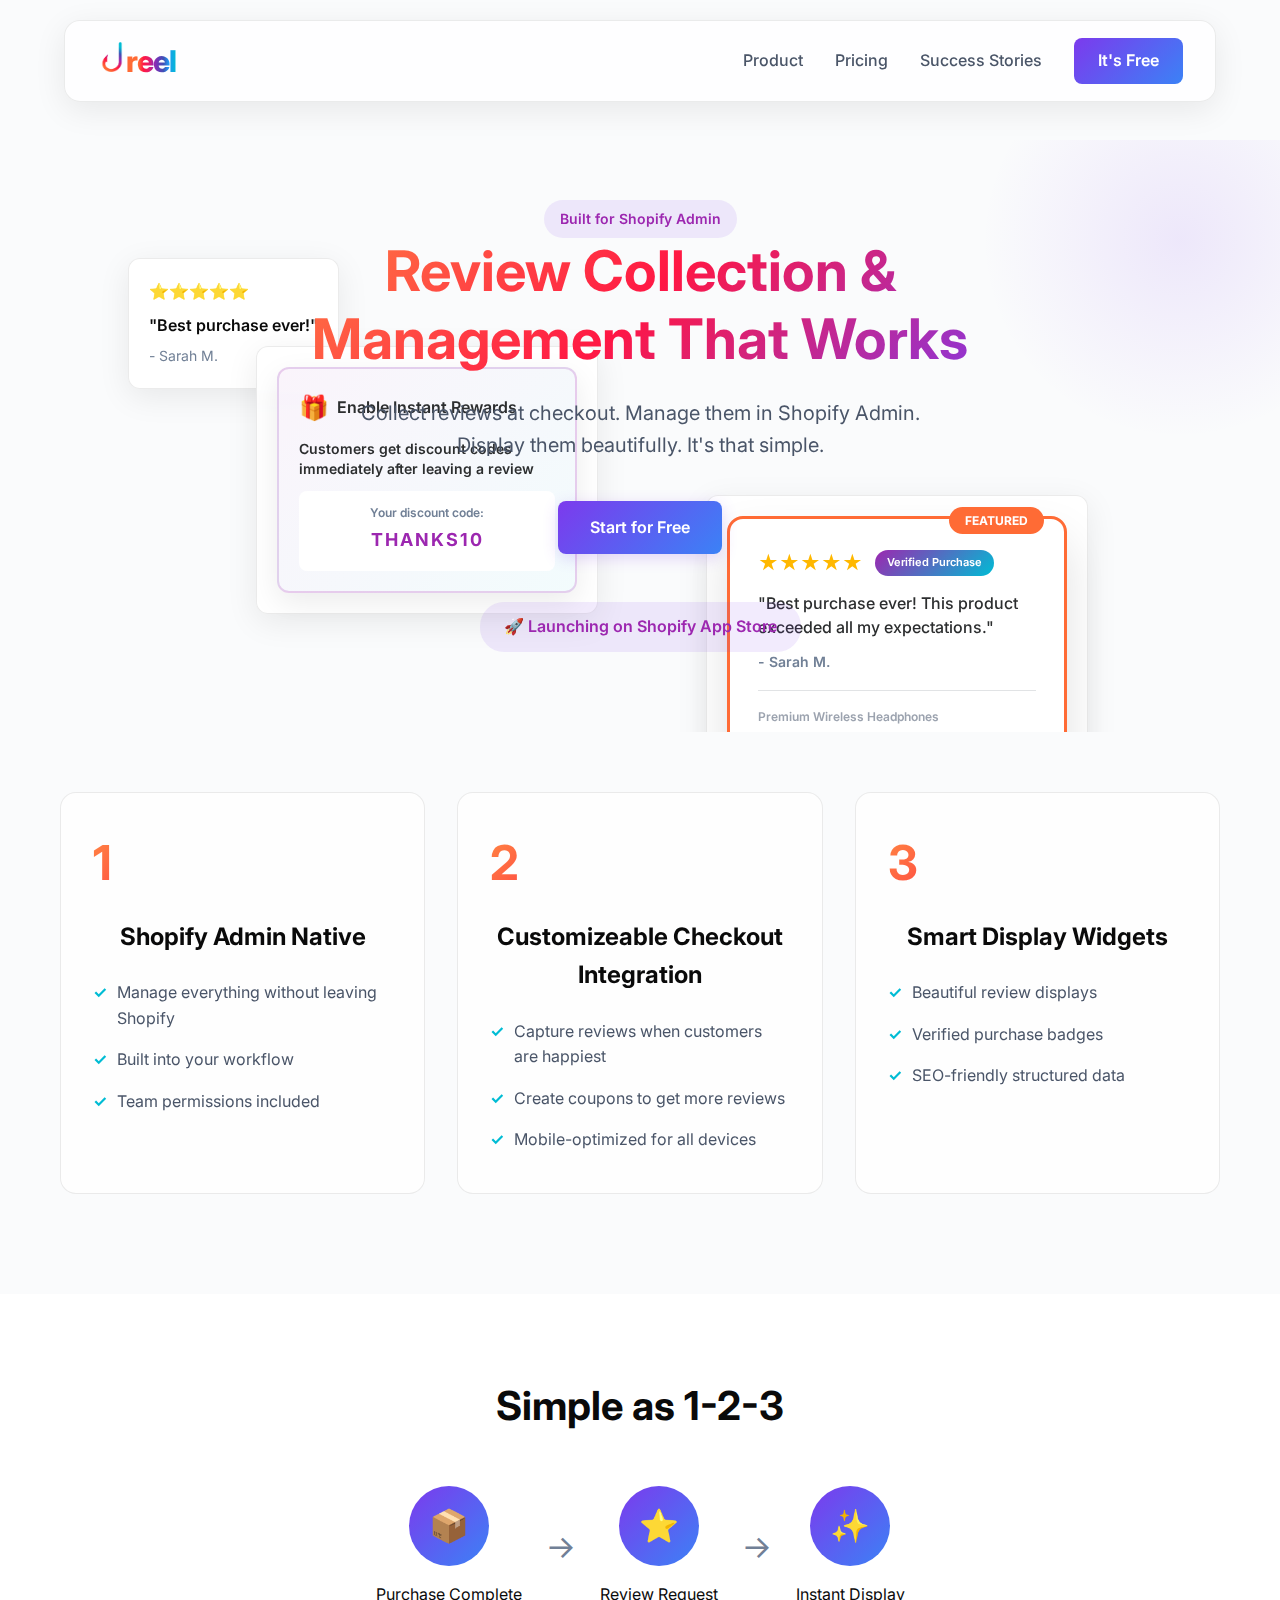
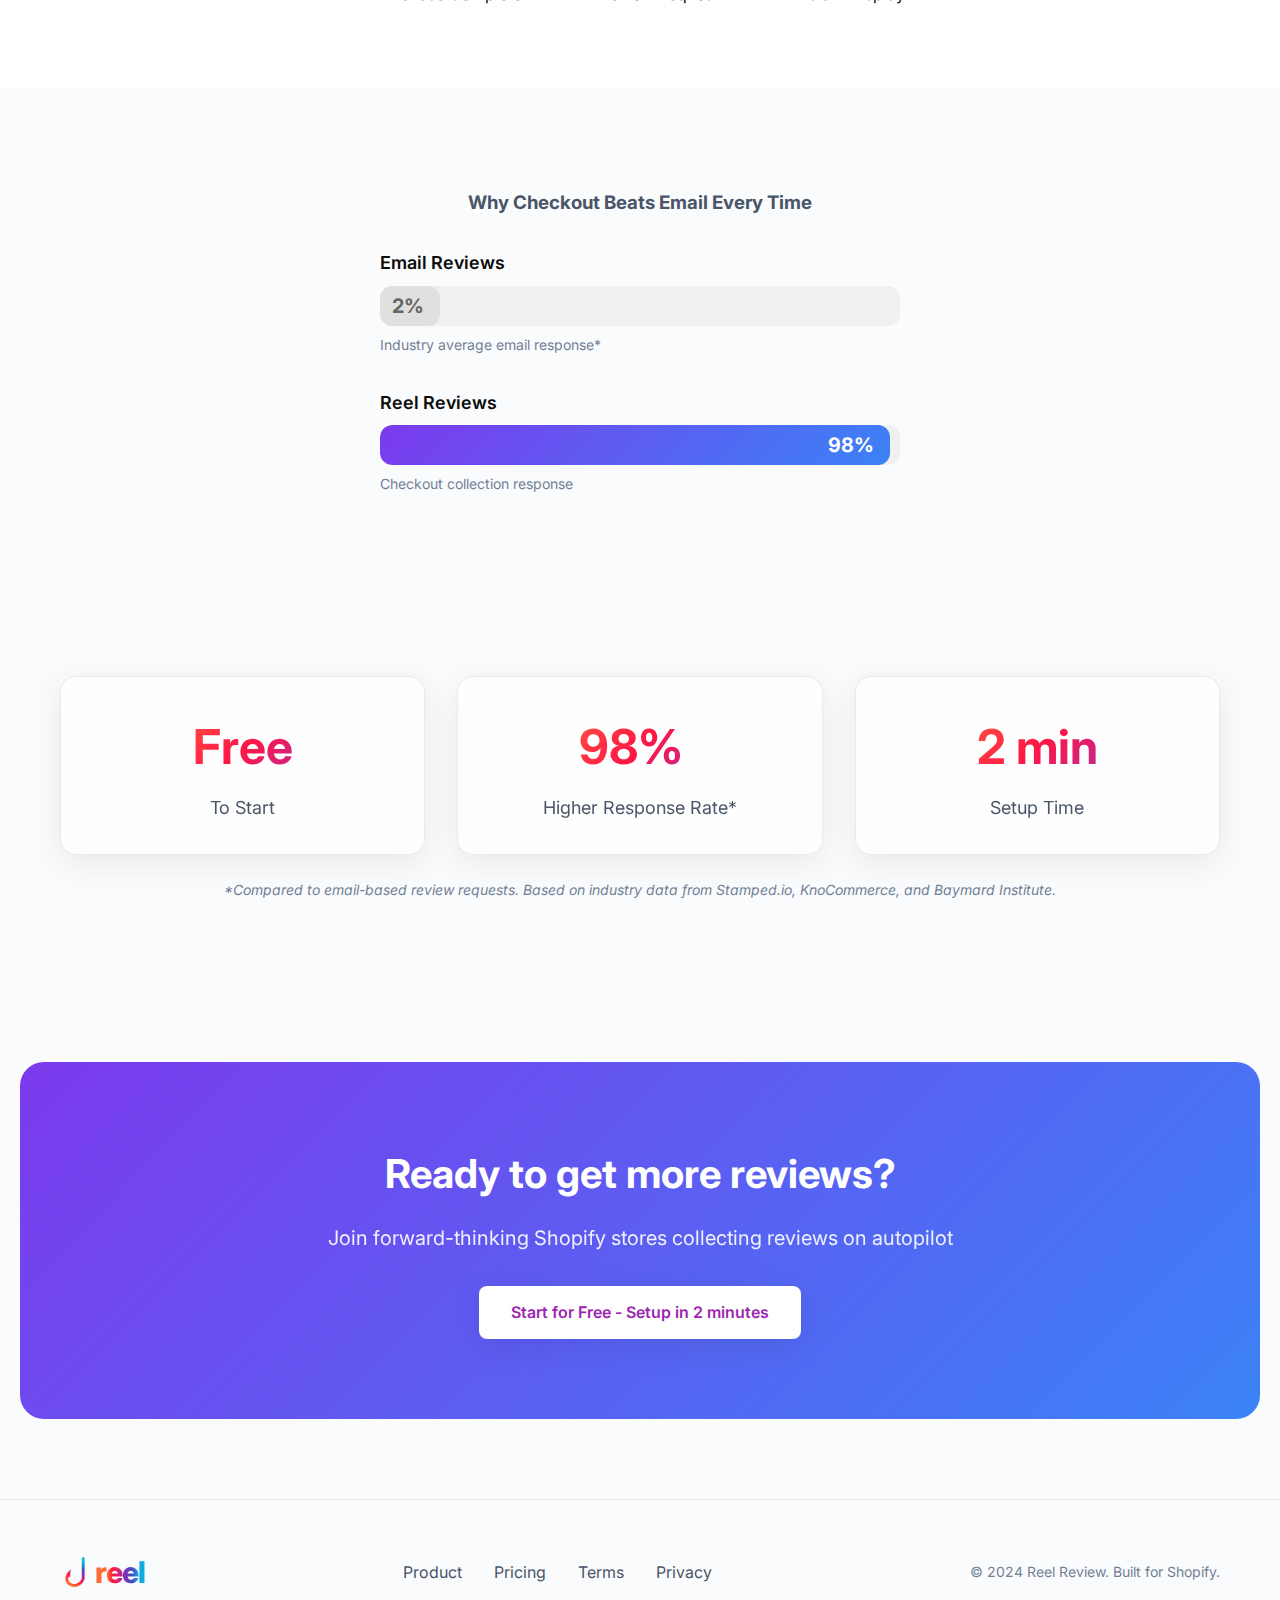
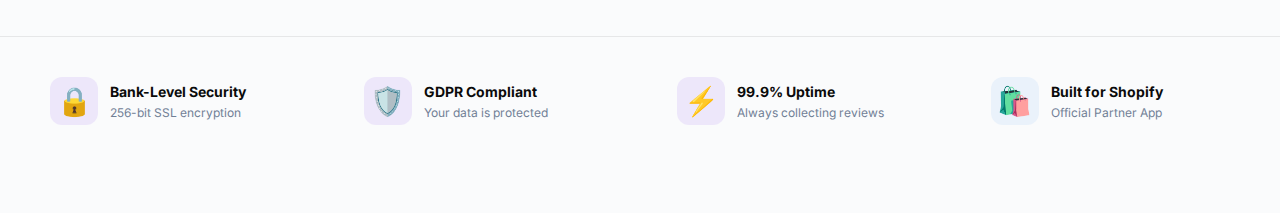
<file: index.html>
<!DOCTYPE html>
<html lang="en">
<head>
    <meta charset="UTF-8">
    <meta name="viewport" content="width=device-width, initial-scale=1.0">
    <title>Reel Review - Review Management for Shopify</title>
    <meta name="description" content="Built for Shopify Admin. Collect reviews at checkout, manage them in Shopify Admin, display them beautifully. Start free trial today.">
    
    <!-- CSS -->
    <link rel="stylesheet" href="css/styles.css">
    
    <!-- Fonts -->
    <link rel="preconnect" href="https://fonts.googleapis.com">
    <link rel="preconnect" href="https://fonts.gstatic.com" crossorigin>
    <link href="https://fonts.googleapis.com/css2?family=Inter:wght@400;500;600;700&display=swap" rel="stylesheet">
</head>
<body>
    <!-- Navigation -->
    <nav class="navbar">
        <div class="nav-container">
            <div class="nav-logo">
                <div style="display: flex; align-items: center; justify-content: center; gap: 10px; ">
                    <a href="/" class="logo-text-head">
                        <img src="assets/hooklogo.png" style="width: 30px; height: 30px; margin-right: -5px;" alt="Reel Review Logo">
                        <span style="font-size: 30px; font-weight: 800; letter-spacing: -1px; margin: 0; background: linear-gradient(90deg, #FF6B35 0%, #FF6B35 25%, #FF1744 35%, #E91E63 45%, #9C27B0 55%, #673AB7 65%, #3F51B5 75%, #2196F3 85%, #00BCD4 100%); -webkit-background-clip: text; -webkit-text-fill-color: transparent; background-clip: text; display: inline-block;">reel</span>
                    </a>
                </div>
                <!-- <a href="/" class="logo-text">
                    <span>reel</span>
                </a> -->
            </div>
            <div class="nav-menu">
                <a href="product" class="nav-link">Product</a>
                <a href="pricing" class="nav-link">Pricing</a>
                <a href="customers" class="nav-link">Success Stories</a>
                <a href="#" class="nav-cta">It's Free</a>
            </div>
            <div class="nav-mobile-toggle">
                <span></span>
                <span></span>
                <span></span>
            </div>
        </div>
    </nav>

    <!-- Hero Section -->
    <section class="hero">
        <div class="hero-bg-gradient"></div>
        <div class="container">
            <div class="hero-content">
                <p class="hero-badge">Built for Shopify Admin</p>
                <h1 class="hero-title gradient-text">
                    Review Collection &  <br>
                    Management That Works
                </h1>
                <p class="hero-subtitle">
                    Collect reviews at checkout. Manage them in Shopify Admin.<br>
                    Display them beautifully. It's that simple.
                </p>
                <div class="hero-buttons">
                    <a href="#" class="btn btn-primary">Start for Free</a>
                    <!-- <a href="#" class="btn btn-secondary">Watch 2-min Demo</a> -->
                </div>
                <div class="hero-social-proof">
                    <p class="launch-message">🚀 Launching on Shopify App Store</p>
                </div>
            </div>
            
            <!-- Floating Review Cards -->
            <div class="floating-cards">
                <div class="review-card card-1">
                    <div class="review-stars">⭐⭐⭐⭐⭐</div>
                    <p>"Best purchase ever!"</p>
                    <span>- Sarah M.</span>
                </div>
                <div class="review-card card-2">
                    <!-- Featured Review Card -->
                    <div style="width: 340px; background: white; border-radius: 16px; padding: 28px; box-shadow: 0 24px 48px rgba(0,0,0,0.12); border: 3px solid #FF6B35; position: relative;">
                            <span style="position: absolute; top: -12px; right: 20px; background: #FF6B35; color: white; padding: 4px 16px; border-radius: 20px; font-size: 12px; font-weight: 700;">FEATURED</span>
                            <div style="display: flex; align-items: center; gap: 12px; margin-bottom: 12px;">
                                <div style="color: #FFB800; font-size: 20px;">★★★★★</div>
                                <span style="background: linear-gradient(135deg, #9C27B0 0%, #00BCD4 100%); color: white; padding: 4px 12px; border-radius: 20px; font-size: 11px; font-weight: 600;">Verified Purchase</span>
                            </div>
                            <p style="font-size: 16px; line-height: 1.5; color: #2C2E2F; margin-bottom: 12px; font-weight: 500;">"Best purchase ever! This product exceeded all my expectations."</p>
                            <p style="font-size: 14px; color: #718096;">- Sarah M.</p>
                            <div style="margin-top: 16px; padding-top: 16px; border-top: 1px solid #E1E3E5;">
                                <p style="font-size: 12px; color: #9CA3AF;">Premium Wireless Headphones</p>
                            </div>

                    </div>
                </div>
                
                <div class="review-card card-3">  
                        <!-- Top Center - Instant Rewards Card -->
                    <div style="width: 300px; background: linear-gradient(135deg, rgba(156, 39, 176, 0.05) 0%, rgba(0, 188, 212, 0.05) 100%); border: 2px solid rgba(156, 39, 176, 0.2); border-radius: 12px; padding: 20px; box-shadow: 0 10px 30px rgba(0,0,0,0.08);">
                        <div style="display: flex; align-items: center; gap: 8px; margin-bottom: 12px;">
                            <span style="font-size: 24px;">🎁</span>
                            <h3 style="font-size: 16px; font-weight: 600; margin: 0; color: #2C2E2F;">Enable Instant Rewards</h3>
                        </div>
                        <p style="font-size: 14px; line-height: 1.4; color: #2C2E2F; margin-bottom: 12px;">Customers get discount codes immediately after leaving a review</p>
                        <div style="background: white; border-radius: 8px; padding: 12px; text-align: center;">
                            <p style="font-size: 12px; color: #718096; margin-bottom: 4px;">Your discount code:</p>
                            <p style="font-size: 18px; font-weight: 700; color: #9C27B0; letter-spacing: 2px;">THANKS10</p>
                        </div>
                    </div>

                </div>
                
                
            </div>

            
        </div>
    </section>

    <!-- Key Features Section -->
    <section class="features">
        <div class="container">
            <div class="features-grid">
                <!-- Feature 1 -->
                <div class="feature-card">
                    <div class="feature-number gradient-text">1</div>
                    <h3>Shopify Admin Native</h3>
                    <ul class="feature-list">
                        <li>Manage everything without leaving Shopify</li>
                        <li>Built into your workflow</li>
                        <li>Team permissions included</li>
                    </ul>
                </div>
                
                <!-- Feature 2 -->
                <div class="feature-card">
                    <div class="feature-number gradient-text">2</div>
                    <h3>Customizeable Checkout Integration</h3>
                    <ul class="feature-list">
                        <li>Capture reviews when customers are happiest</li>
                        <li>Create coupons to get more reviews</li>
                        <li>Mobile-optimized for all devices</li>
                        <!-- <li>98% higher response rate than email<span class="info-icon" title="Based on industry data comparing post-checkout review capture vs email follow-ups (e.g., Stamped.io, KnoCommerce, Baymard Institute)">ⓘ</span></li> -->
                    </ul>
                </div>
                
                <!-- Feature 3 -->
                <div class="feature-card">
                    <div class="feature-number gradient-text">3</div>
                    <h3>Smart Display Widgets</h3>
                    <ul class="feature-list">
                        <li>Beautiful review displays</li>
                        <li>Verified purchase badges</li>
                        <li>SEO-friendly structured data</li>
                    </ul>
                </div>
            </div>
        </div>
    </section>


    <!-- How It Works Section -->
    <section class="how-it-works">
        <div class="container">
            <h2 class="section-title">Simple as 1-2-3</h2>
            <div class="process-flow">
                <div class="process-step">
                    <div class="step-icon gradient-circle">📦</div>
                    <p>Purchase Complete</p>
                </div>
                <div class="process-arrow">→</div>
                <div class="process-step">
                    <div class="step-icon gradient-circle">⭐</div>
                    <p>Review Request</p>
                </div>
                <div class="process-arrow">→</div>
                <div class="process-step">
                    <div class="step-icon gradient-circle">✨</div>
                    <p>Instant Display</p>
                </div>
            </div>
        </div>
    </section>
    
    <!-- Graph -->
     <!-- Add this after the metrics-grid section -->
    <div class="comparison-visual">
        <h3 style="text-align: center; margin-bottom: 32px; color: var(--text-secondary);">
            Why Checkout Beats Email Every Time
        </h3>
        <div class="comparison-bars">
            <div class="comparison-item">
                <div class="bar-label">Email Reviews</div>
                <div class="bar-container">
                    <div class="bar bar-email" style="width: 2%">
                        <span class="bar-percentage">2%</span>
                    </div>
                </div>
                <p class="bar-description">Industry average email response*</p>
            </div>
            <div class="comparison-item">
                <div class="bar-label">Reel Reviews</div>
                <div class="bar-container">
                    <div class="bar bar-reel" style="width: 98%">
                        <span class="bar-percentage">98%</span>
                    </div>
                </div>
                <p class="bar-description">Checkout collection response</p>
            </div>
        </div>
    </div>

    <!-- Social Proof Section -->
    <section class="social-proof">
        <div class="container">
            <div class="metrics-grid">
                <div class="metric-card glass-card">
                    <h3 class="metric-value gradient-text">Free</h3>
                    <p class="metric-label">To Start</p>
                </div>
                <div class="metric-card glass-card">
                    <h3 class="metric-value gradient-text">98%<span class="info-icon" title="Based on industry benchmarks comparing post-checkout review capture to email follow-up rates">ⓘ</span></h3>
                    <p class="metric-label">Higher Response Rate*</p>
                </div>
                <div class="metric-card glass-card">
                    <h3 class="metric-value gradient-text">2 min</h3>
                    <p class="metric-label">Setup Time</p>
                </div>
            </div>
            <p class="metrics-footnote">*Compared to email-based review requests. Based on industry data from Stamped.io, KnoCommerce, and Baymard Institute.</p>
        </div>
    </section>


    <!-- CTA Section -->
    <section class="cta-section">
        <div class="container">
            <div class="cta-content">
                <h2>Ready to get more reviews?</h2>
                <p>Join forward-thinking Shopify stores collecting reviews on autopilot</p>
                <a href="#" class="btn btn-white">Start for Free - Setup in 2 minutes</a>
            </div>
        </div>
    </section>

    <!-- Footer -->
    <footer class="footer">
        <div class="container">
            <div class="footer-content">
                <div class="footer-logo">
                    <div style="display: flex; align-items: center; justify-content: center; gap: 10px; ">
                        <img src="assets/hooklogo.png" style="width: 30px; height: 30px; margin-right: -5px;" alt="Reel Review Logo">
                        <span style="font-size: 30px; font-weight: 800; letter-spacing: -1px; margin: 0; background: linear-gradient(90deg, #FF6B35 0%, #FF6B35 25%, #FF1744 35%, #E91E63 45%, #9C27B0 55%, #673AB7 65%, #3F51B5 75%, #2196F3 85%, #00BCD4 100%); -webkit-background-clip: text; -webkit-text-fill-color: transparent; background-clip: text; display: inline-block;">reel</span>
                     </div>
                    <!-- <a href="/"" class="logo-text logo-small">
                        <span>reel</span>
                    </a> -->
                </div>
                <div class="footer-links">
                    <a href="product">Product</a>
                    <a href="pricing">Pricing</a>
                    <a href="terms">Terms</a>
                    <a href="privacy">Privacy</a>
                </div>
                <div class="footer-copyright">
                    © 2024 Reel Review. Built for Shopify.
                </div>
            </div>
        </div>
        <!-- Trust BADGES -->
        <div class="trust-section">
            <div class="trust-badges">
                <div class="trust-badge">
                    <div class="trust-icon">🔒</div>
                    <div class="trust-text">
                        <strong>Bank-Level Security</strong>
                        <span>256-bit SSL encryption</span>
                    </div>
                </div>
                <div class="trust-badge">
                    <div class="trust-icon">🛡️</div>
                    <div class="trust-text">
                        <strong>GDPR Compliant</strong>
                        <span>Your data is protected</span>
                    </div>
                </div>
                <div class="trust-badge">
                    <div class="trust-icon">⚡</div>
                    <div class="trust-text">
                        <strong>99.9% Uptime</strong>
                        <span>Always collecting reviews</span>
                    </div>
                </div>
                <div class="trust-badge shopify-badge">
                    <div class="trust-icon">🛍️</div>
                    <div class="trust-text">
                        <strong>Built for Shopify</strong>
                        <span>Official Partner App</span>
                    </div>
                </div>
            </div>
        </div>
    </footer>

    <script src="js/main.js"></script>
</body>
</html>
</file>
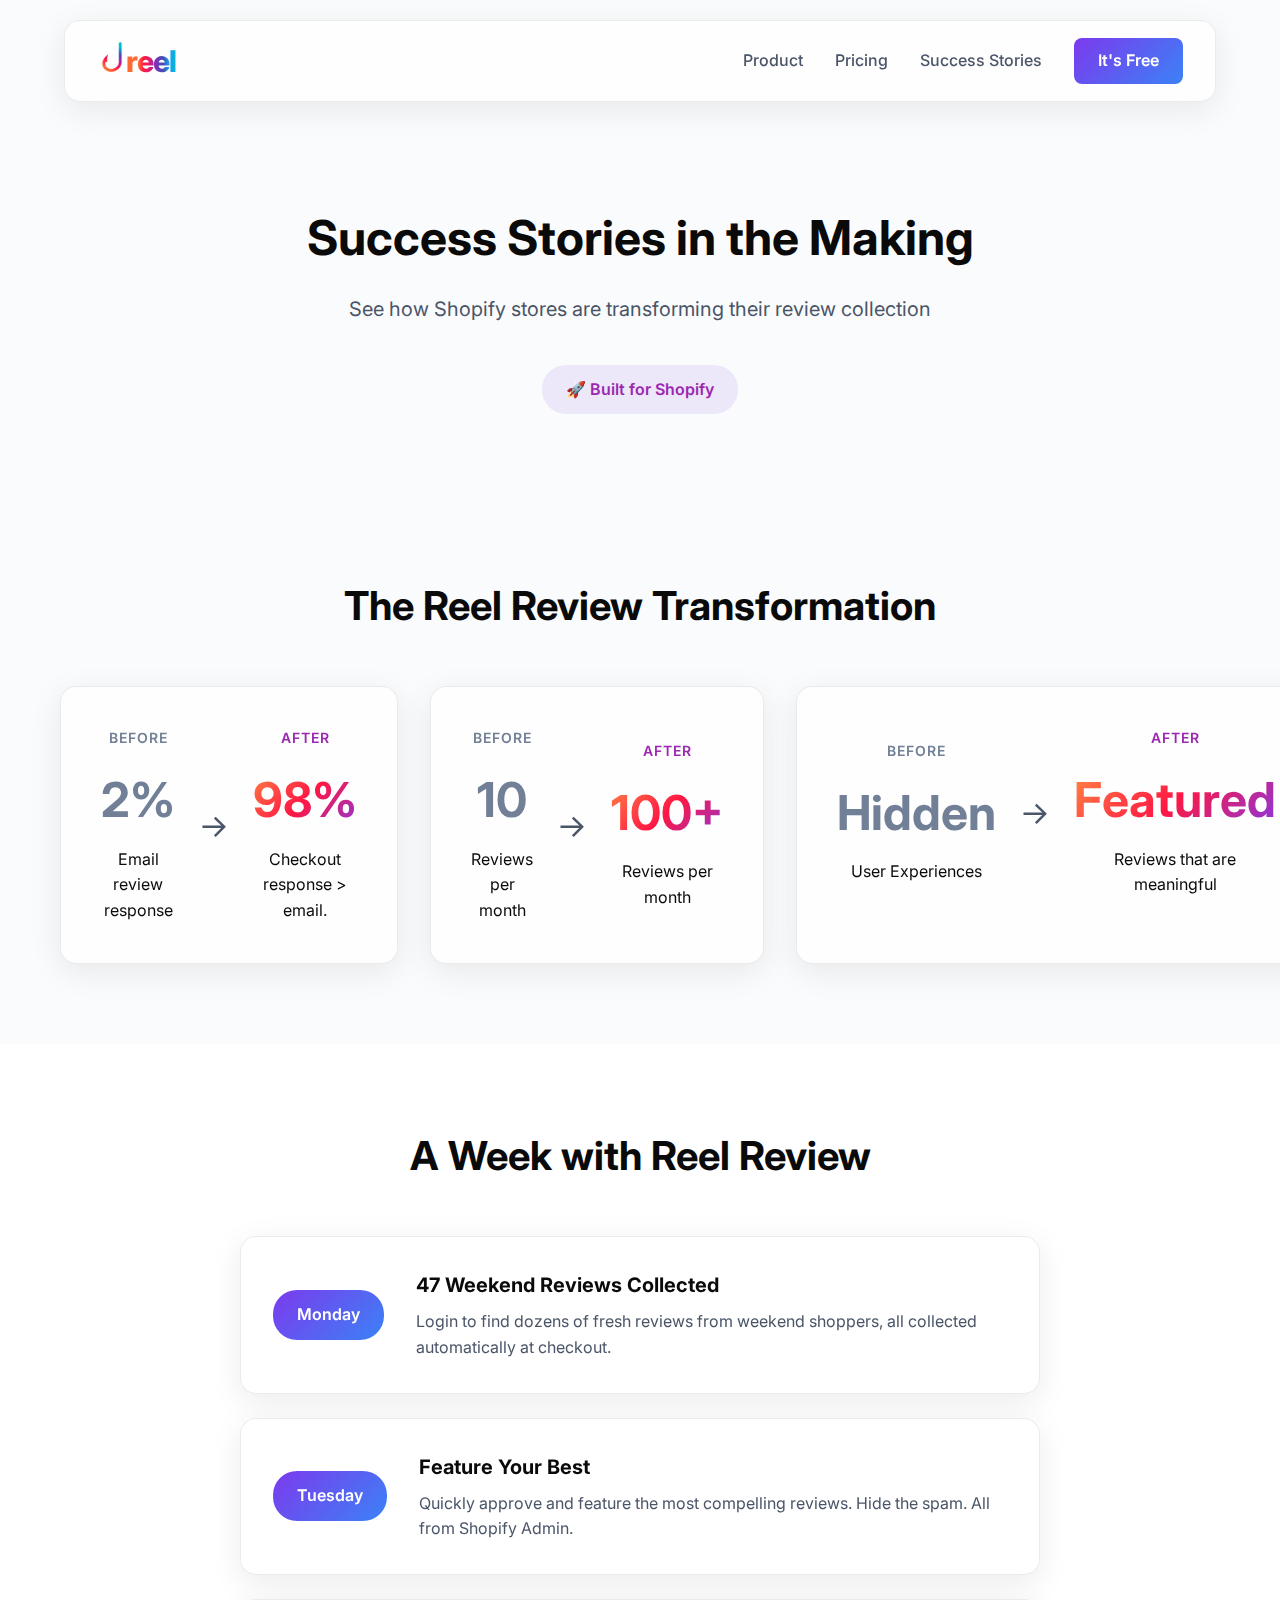
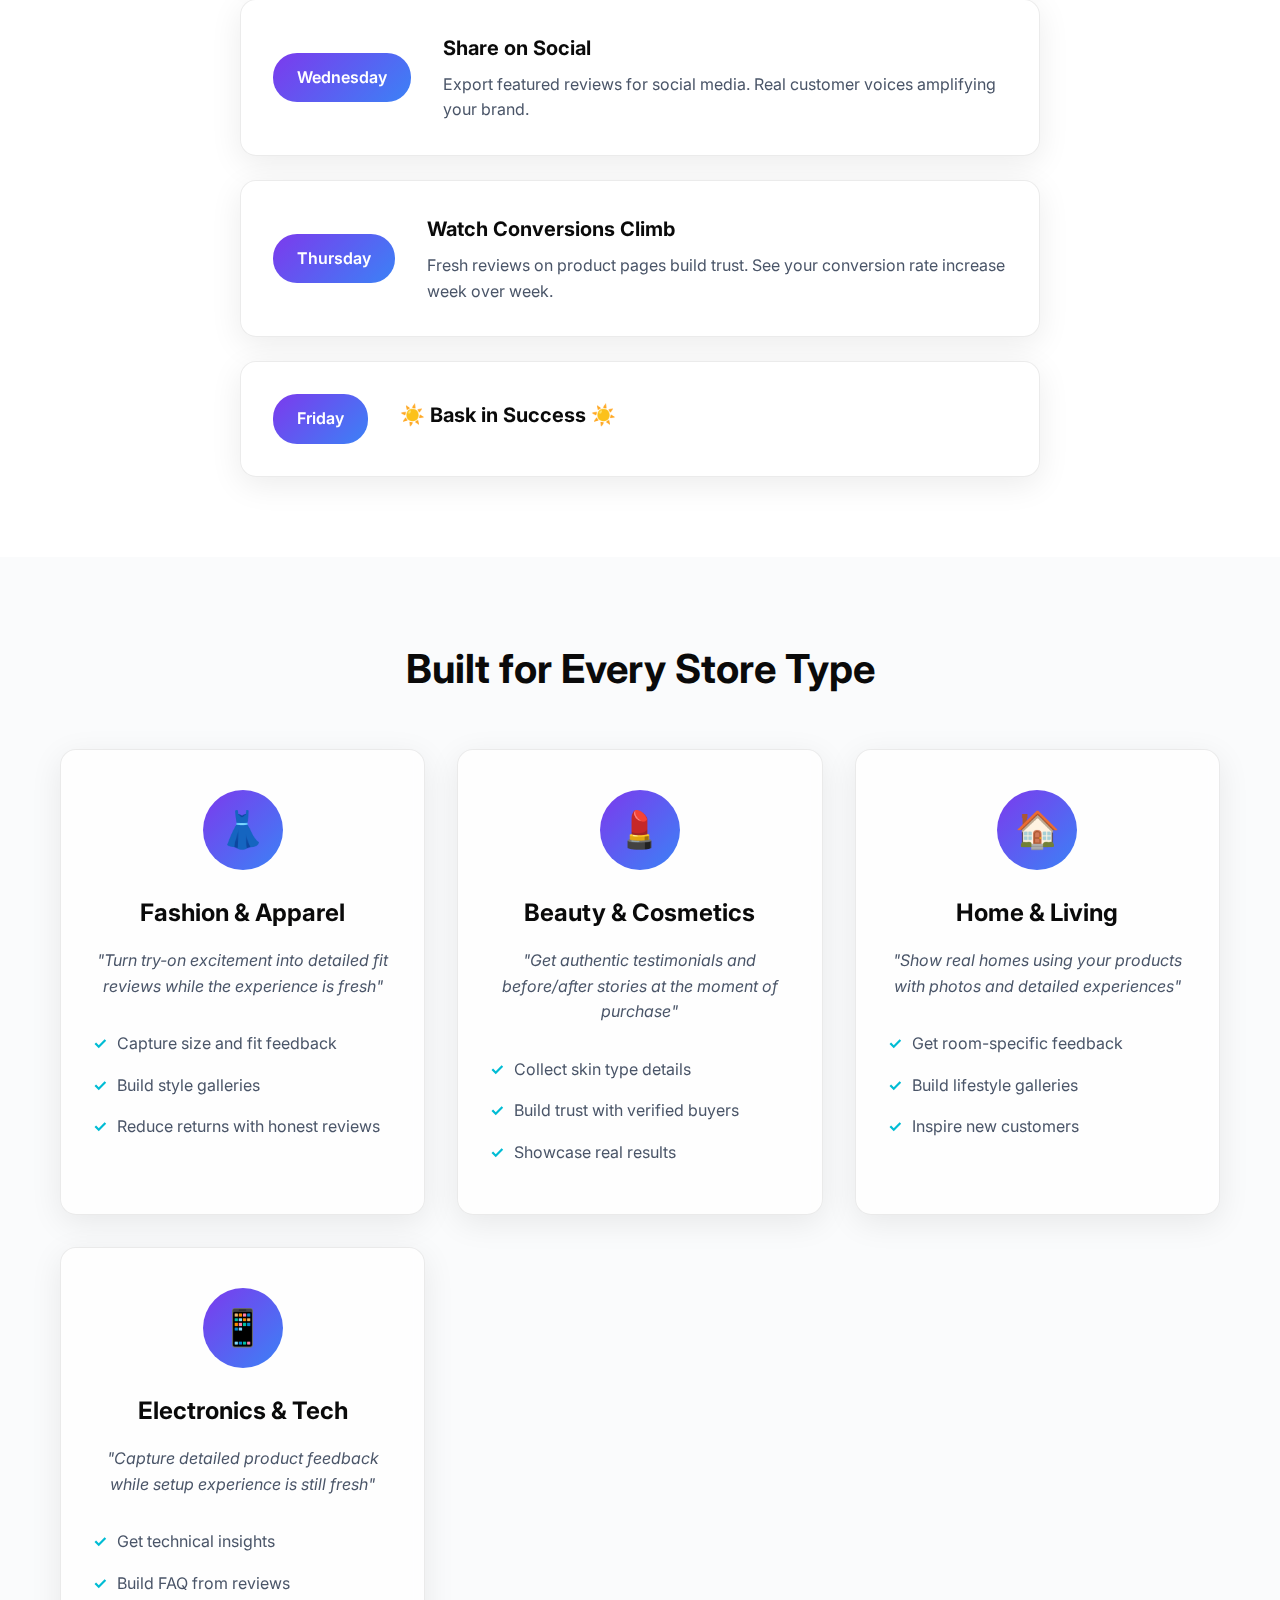
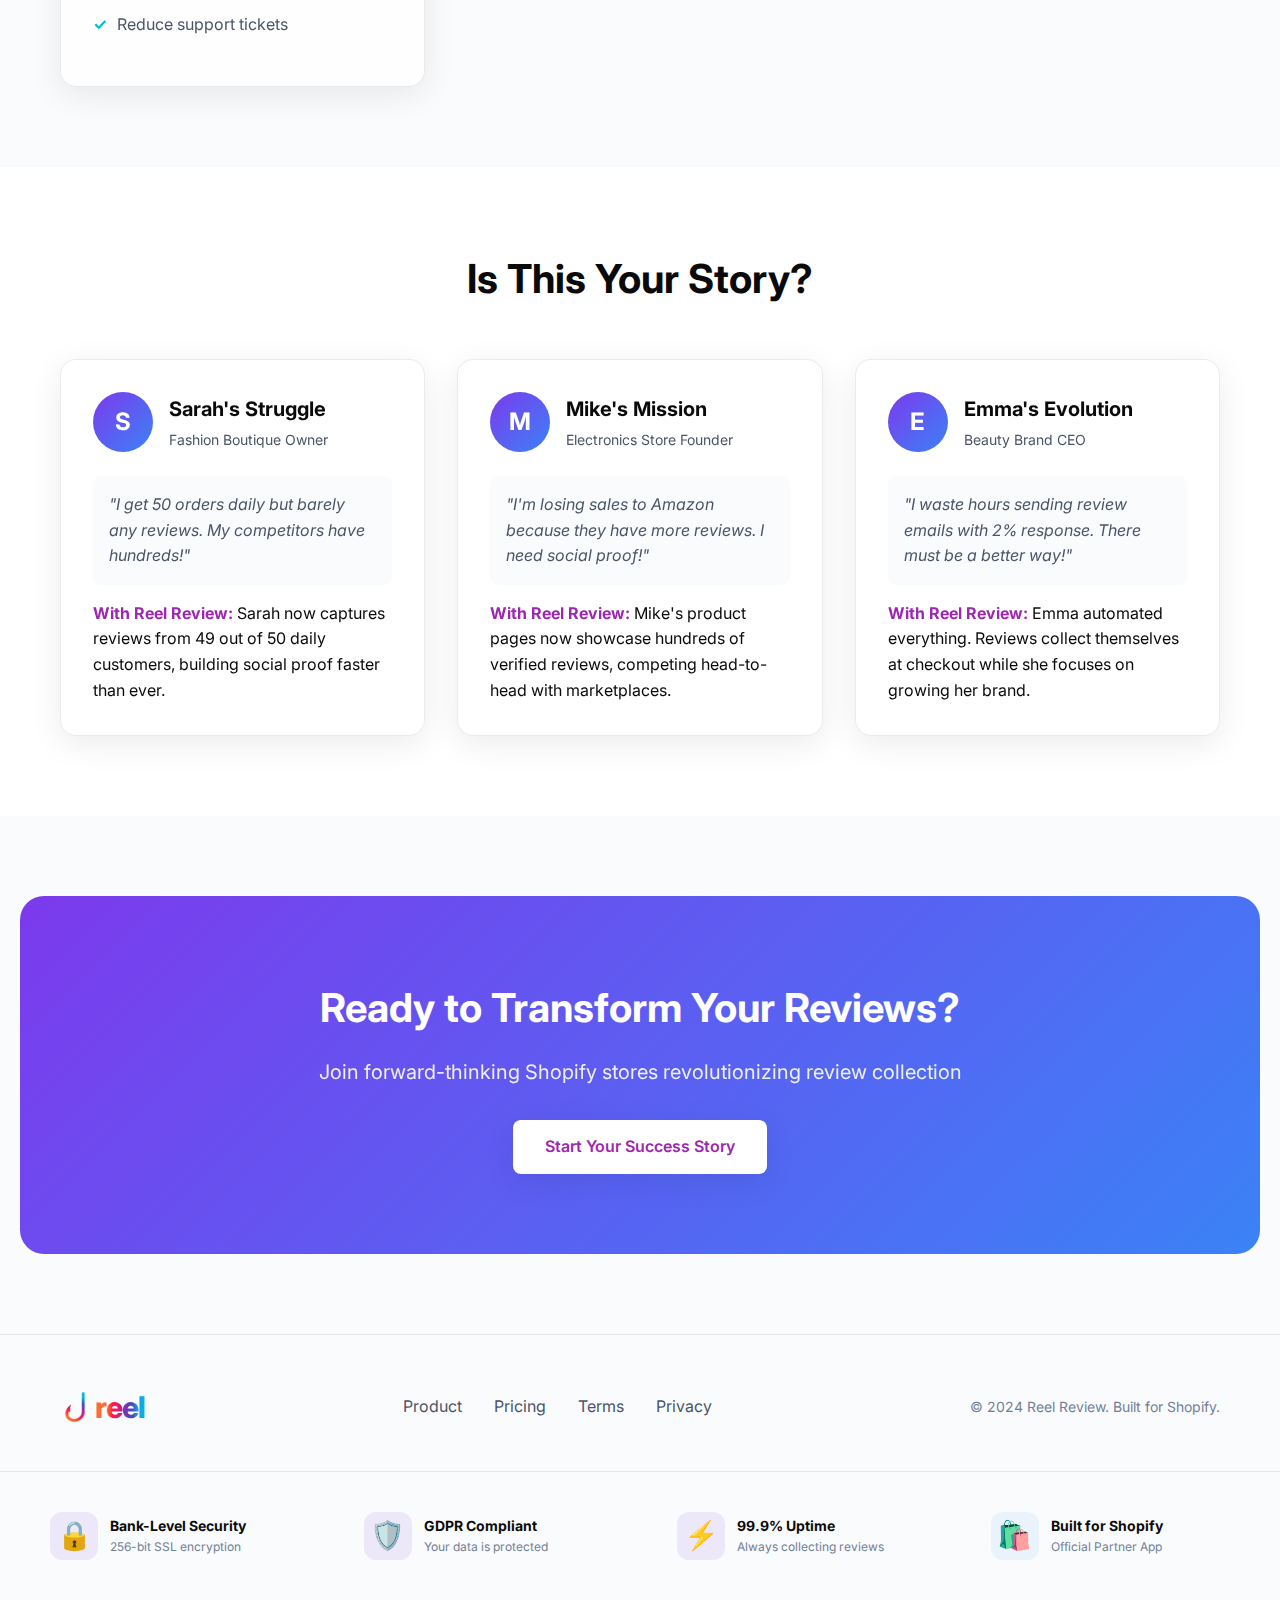
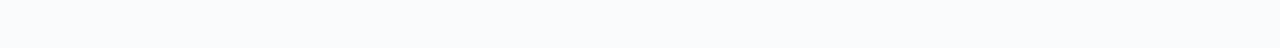
<file: customers.html>
<!DOCTYPE html>
<html lang="en">
<head>
    <meta charset="UTF-8">
    <meta name="viewport" content="width=device-width, initial-scale=1.0">
    <title>Success Stories - Reel Review | Transform Your Review Collection</title>
    <meta name="description" content="See how Shopify stores will transform their review collection. From 2% to 98% response rates. Real results coming soon.">
    
    <!-- CSS -->
    <link rel="stylesheet" href="css/styles.css">
    
    <!-- Fonts -->
    <link rel="preconnect" href="https://fonts.googleapis.com">
    <link rel="preconnect" href="https://fonts.gstatic.com" crossorigin>
    <link href="https://fonts.googleapis.com/css2?family=Inter:wght@400;500;600;700&display=swap" rel="stylesheet">
</head>
<body>
    <!-- Navigation -->
    <nav class="navbar">
        <div class="nav-container">
            <div class="nav-logo">
                <div style="display: flex; align-items: center; justify-content: center; gap: 10px; ">
                    <a href="/" class="logo-text-head">
                        <img src="assets/hooklogo.png" style="width: 30px; height: 30px; margin-right: -5px;" alt="Reel Review Logo">
                        <span style="font-size: 30px; font-weight: 800; letter-spacing: -1px; margin: 0; background: linear-gradient(90deg, #FF6B35 0%, #FF6B35 25%, #FF1744 35%, #E91E63 45%, #9C27B0 55%, #673AB7 65%, #3F51B5 75%, #2196F3 85%, #00BCD4 100%); -webkit-background-clip: text; -webkit-text-fill-color: transparent; background-clip: text; display: inline-block;">reel</span>
                    </a>
                </div>
                <!-- <a href="/" class="logo-text">
                    <span>reel</span>
                </a> -->
            </div>
            <div class="nav-menu">
                <a href="product" class="nav-link">Product</a>
                <a href="pricing" class="nav-link">Pricing</a>
                <a href="customers" class="nav-link">Success Stories</a>
                <a href="#" class="nav-cta">It's Free</a>
            </div>
            <div class="nav-mobile-toggle">
                <span></span>
                <span></span>
                <span></span>
            </div>
        </div>
    </nav>

    <!-- Hero Section -->
    <section class="customers-hero">
        <div class="container">
            <div class="customers-hero-content">
                <h1>Success Stories in the Making</h1>
                <p class="hero-subtitle">See how Shopify stores are transforming their review collection</p>
            </div>
            <div class="hero-social-proof">
                    <p class="launch-message">🚀 Built for Shopify</p>
            </div>
        </div>
    </section>

    <!-- Transformation Section -->
    <section class="transformation-section">
        <div class="container">
            <h2 class="section-title">The Reel Review Transformation</h2>
            
            <div class="transformation-grid">
                <div class="transformation-card glass-card">
                    <div class="before-after">
                        <div class="before">
                            <span class="label">Before</span>
                            <h3 class="metric-bad">2%</h3>
                            <p>Email review response</p>
                        </div>
                        <div class="arrow">→</div>
                        <div class="after">
                            <span class="label">After</span>
                            <h3 class="metric-good gradient-text">98%</h3>
                            <p>Checkout response > email.</p>
                        </div>
                    </div>
                </div>

                <div class="transformation-card glass-card">
                    <div class="before-after">
                        <div class="before">
                            <span class="label">Before</span>
                            <h3 class="metric-bad">10</h3>
                            <p>Reviews per month</p>
                        </div>
                        <div class="arrow">→</div>
                        <div class="after">
                            <span class="label">After</span>
                            <h3 class="metric-good gradient-text">100+</h3>
                            <p>Reviews per month</p>
                        </div>
                    </div>
                </div>

                <div class="transformation-card glass-card">
                    <div class="before-after">
                        <div class="before">
                            <span class="label">Before</span>
                            <h3 class="metric-bad">Hidden</h3>
                            <p>User Experiences </p>
                        </div>
                        <div class="arrow">→</div>
                        <div class="after">
                            <span class="label">After</span>
                            <h3 class="metric-good gradient-text">Featured</h3>
                            <p>Reviews that are meaningful</p>
                        </div>
                    </div>
                </div>
            </div>
        </div>
    </section>

    <!-- Day in the Life Section -->
    <section class="day-in-life">
        <div class="container">
            <h2 class="section-title">A Week with Reel Review</h2>
            <div class="timeline">
                <div class="timeline-item glass-card">
                    <div class="day">Monday</div>
                    <div class="timeline-content">
                        <h4>47 Weekend Reviews Collected</h4>
                        <p>Login to find dozens of fresh reviews from weekend shoppers, all collected automatically at checkout.</p>
                    </div>
                </div>
                <div class="timeline-item glass-card">
                    <div class="day">Tuesday</div>
                    <div class="timeline-content">
                        <h4>Feature Your Best</h4>
                        <p>Quickly approve and feature the most compelling reviews. Hide the spam. All from Shopify Admin.</p>
                    </div>
                </div>
                <div class="timeline-item glass-card">
                    <div class="day">Wednesday</div>
                    <div class="timeline-content">
                        <h4>Share on Social</h4>
                        <p>Export featured reviews for social media. Real customer voices amplifying your brand.</p>
                    </div>
                </div>
                <div class="timeline-item glass-card">
                    <div class="day">Thursday</div>
                    <div class="timeline-content">
                        <h4>Watch Conversions Climb</h4>
                        <p>Fresh reviews on product pages build trust. See your conversion rate increase week over week.</p>
                    </div>
                </div>
                <div class="timeline-item glass-card">
                    <div class="day">Friday</div>
                    <div class="timeline-content">
                        <h4>☀️ Bask in Success ☀️</h4>
                        
                    </div>
                </div>
                
            </div>
        </div>
    </section>

    <!-- Industry Benefits Section -->
    <section class="industry-benefits">
        <div class="container">
            <h2 class="section-title">Built for Every Store Type</h2>
            <div class="industry-grid">
                <div class="industry-card glass-card">
                    <div class="industry-icon gradient-circle">👗</div>
                    <h3>Fashion & Apparel</h3>
                    <p>"Turn try-on excitement into detailed fit reviews while the experience is fresh"</p>
                    <ul class="benefit-list">
                        <li>Capture size and fit feedback</li>
                        <li>Build style galleries</li>
                        <li>Reduce returns with honest reviews</li>
                    </ul>
                </div>

                <div class="industry-card glass-card">
                    <div class="industry-icon gradient-circle">💄</div>
                    <h3>Beauty & Cosmetics</h3>
                    <p>"Get authentic testimonials and before/after stories at the moment of purchase"</p>
                    <ul class="benefit-list">
                        <li>Collect skin type details</li>
                        <li>Build trust with verified buyers</li>
                        <li>Showcase real results</li>
                    </ul>
                </div>

                <div class="industry-card glass-card">
                    <div class="industry-icon gradient-circle">🏠</div>
                    <h3>Home & Living</h3>
                    <p>"Show real homes using your products with photos and detailed experiences"</p>
                    <ul class="benefit-list">
                        <li>Get room-specific feedback</li>
                        <li>Build lifestyle galleries</li>
                        <li>Inspire new customers</li>
                    </ul>
                </div>

                <div class="industry-card glass-card">
                    <div class="industry-icon gradient-circle">📱</div>
                    <h3>Electronics & Tech</h3>
                    <p>"Capture detailed product feedback while setup experience is still fresh"</p>
                    <ul class="benefit-list">
                        <li>Get technical insights</li>
                        <li>Build FAQ from reviews</li>
                        <li>Reduce support tickets</li>
                    </ul>
                </div>
            </div>
        </div>
    </section>

    <!-- Store Owner Personas -->
    <section class="personas-section">
        <div class="container">
            <h2 class="section-title">Is This Your Story?</h2>
            <div class="personas-grid">
                <div class="persona-card glass-card">
                    <div class="persona-header">
                        <div class="persona-avatar gradient-circle">S</div>
                        <div class="persona-info">
                            <h4>Sarah's Struggle</h4>
                            <p>Fashion Boutique Owner</p>
                        </div>
                    </div>
                    <div class="persona-story">
                        <p class="problem">"I get 50 orders daily but barely any reviews. My competitors have hundreds!"</p>
                        <p class="solution"><strong>With Reel Review:</strong> Sarah now captures reviews from 49 out of 50 daily customers, building social proof faster than ever.</p>
                    </div>
                </div>

                <div class="persona-card glass-card">
                    <div class="persona-header">
                        <div class="persona-avatar gradient-circle">M</div>
                        <div class="persona-info">
                            <h4>Mike's Mission</h4>
                            <p>Electronics Store Founder</p>
                        </div>
                    </div>
                    <div class="persona-story">
                        <p class="problem">"I'm losing sales to Amazon because they have more reviews. I need social proof!"</p>
                        <p class="solution"><strong>With Reel Review:</strong> Mike's product pages now showcase hundreds of verified reviews, competing head-to-head with marketplaces.</p>
                    </div>
                </div>

                <div class="persona-card glass-card">
                    <div class="persona-header">
                        <div class="persona-avatar gradient-circle">E</div>
                        <div class="persona-info">
                            <h4>Emma's Evolution</h4>
                            <p>Beauty Brand CEO</p>
                        </div>
                    </div>
                    <div class="persona-story">
                        <p class="problem">"I waste hours sending review emails with 2% response. There must be a better way!"</p>
                        <p class="solution"><strong>With Reel Review:</strong> Emma automated everything. Reviews collect themselves at checkout while she focuses on growing her brand.</p>
                    </div>
                </div>
            </div>
        </div>
    </section>

    <!-- Results Calculator
    <section class="calculator-section">
        <div class="container">
            <div class="calculator-card glass-card">
                <h2>Your Potential with Reel Review</h2>
                <div class="calculator-content">
                    <div class="calc-inputs">
                        <div class="calc-row">
                            <span>If you get</span>
                            <strong class="highlight">100</strong>
                            <span>orders per month</span>
                        </div>
                        <div class="calc-row">
                            <span>With our</span>
                            <strong class="highlight">98%</strong>
                            <span>response rate</span>
                        </div>
                        <div class="calc-result">
                            <span>That's</span>
                            <strong class="result-number gradient-text">98</strong>
                            <span>new reviews every month!</span>
                        </div>
                    </div>
                    <div class="calc-comparison">
                        <p class="comparison-text">vs. only <strong>2 reviews</strong> with email campaigns</p>
                    </div>
                </div>
            </div>
        </div>
    </section> -->

    <!-- CTA Section -->
    <section class="cta-section">
        <div class="container">
            <div class="cta-content">
                <h2>Ready to Transform Your Reviews?</h2>
                <p>Join forward-thinking Shopify stores revolutionizing review collection</p>
                <a href="#" class="btn btn-white">Start Your Success Story</a>
            </div>
        </div>
    </section>

    <!-- Footer -->
    <footer class="footer">
        <div class="container">
            <div class="footer-content">
                <div class="footer-logo">
                    <div style="display: flex; align-items: center; justify-content: center; gap: 10px; ">
                        <img src="assets/hooklogo.png" style="width: 30px; height: 30px; margin-right: -5px;" alt="Reel Review Logo">
                        <span style="font-size: 30px; font-weight: 800; letter-spacing: -1px; margin: 0; background: linear-gradient(90deg, #FF6B35 0%, #FF6B35 25%, #FF1744 35%, #E91E63 45%, #9C27B0 55%, #673AB7 65%, #3F51B5 75%, #2196F3 85%, #00BCD4 100%); -webkit-background-clip: text; -webkit-text-fill-color: transparent; background-clip: text; display: inline-block;">reel</span>
                    </div>
                    <!-- <a href="/" class="logo-text logo-small">
                        <span>reel</span>
                    </a> -->
                </div>
                <div class="footer-links">
                    <a href="product">Product</a>
                    <a href="pricing">Pricing</a>
                    <a href="terms">Terms</a>
                    <a href="privacy">Privacy</a>
                </div>
                <div class="footer-copyright">
                    © 2024 Reel Review. Built for Shopify.
                </div>
            </div>
        </div>
        <!-- Trust BADGES -->
        <div class="trust-section">
            <div class="trust-badges">
                <div class="trust-badge">
                    <div class="trust-icon">🔒</div>
                    <div class="trust-text">
                        <strong>Bank-Level Security</strong>
                        <span>256-bit SSL encryption</span>
                    </div>
                </div>
                <div class="trust-badge">
                    <div class="trust-icon">🛡️</div>
                    <div class="trust-text">
                        <strong>GDPR Compliant</strong>
                        <span>Your data is protected</span>
                    </div>
                </div>
                <div class="trust-badge">
                    <div class="trust-icon">⚡</div>
                    <div class="trust-text">
                        <strong>99.9% Uptime</strong>
                        <span>Always collecting reviews</span>
                    </div>
                </div>
                <div class="trust-badge shopify-badge">
                    <div class="trust-icon">🛍️</div>
                    <div class="trust-text">
                        <strong>Built for Shopify</strong>
                        <span>Official Partner App</span>
                    </div>
                </div>
            </div>
        </div>
    </footer>

    <script src="js/main.js"></script>
</body>
</html>
</file>
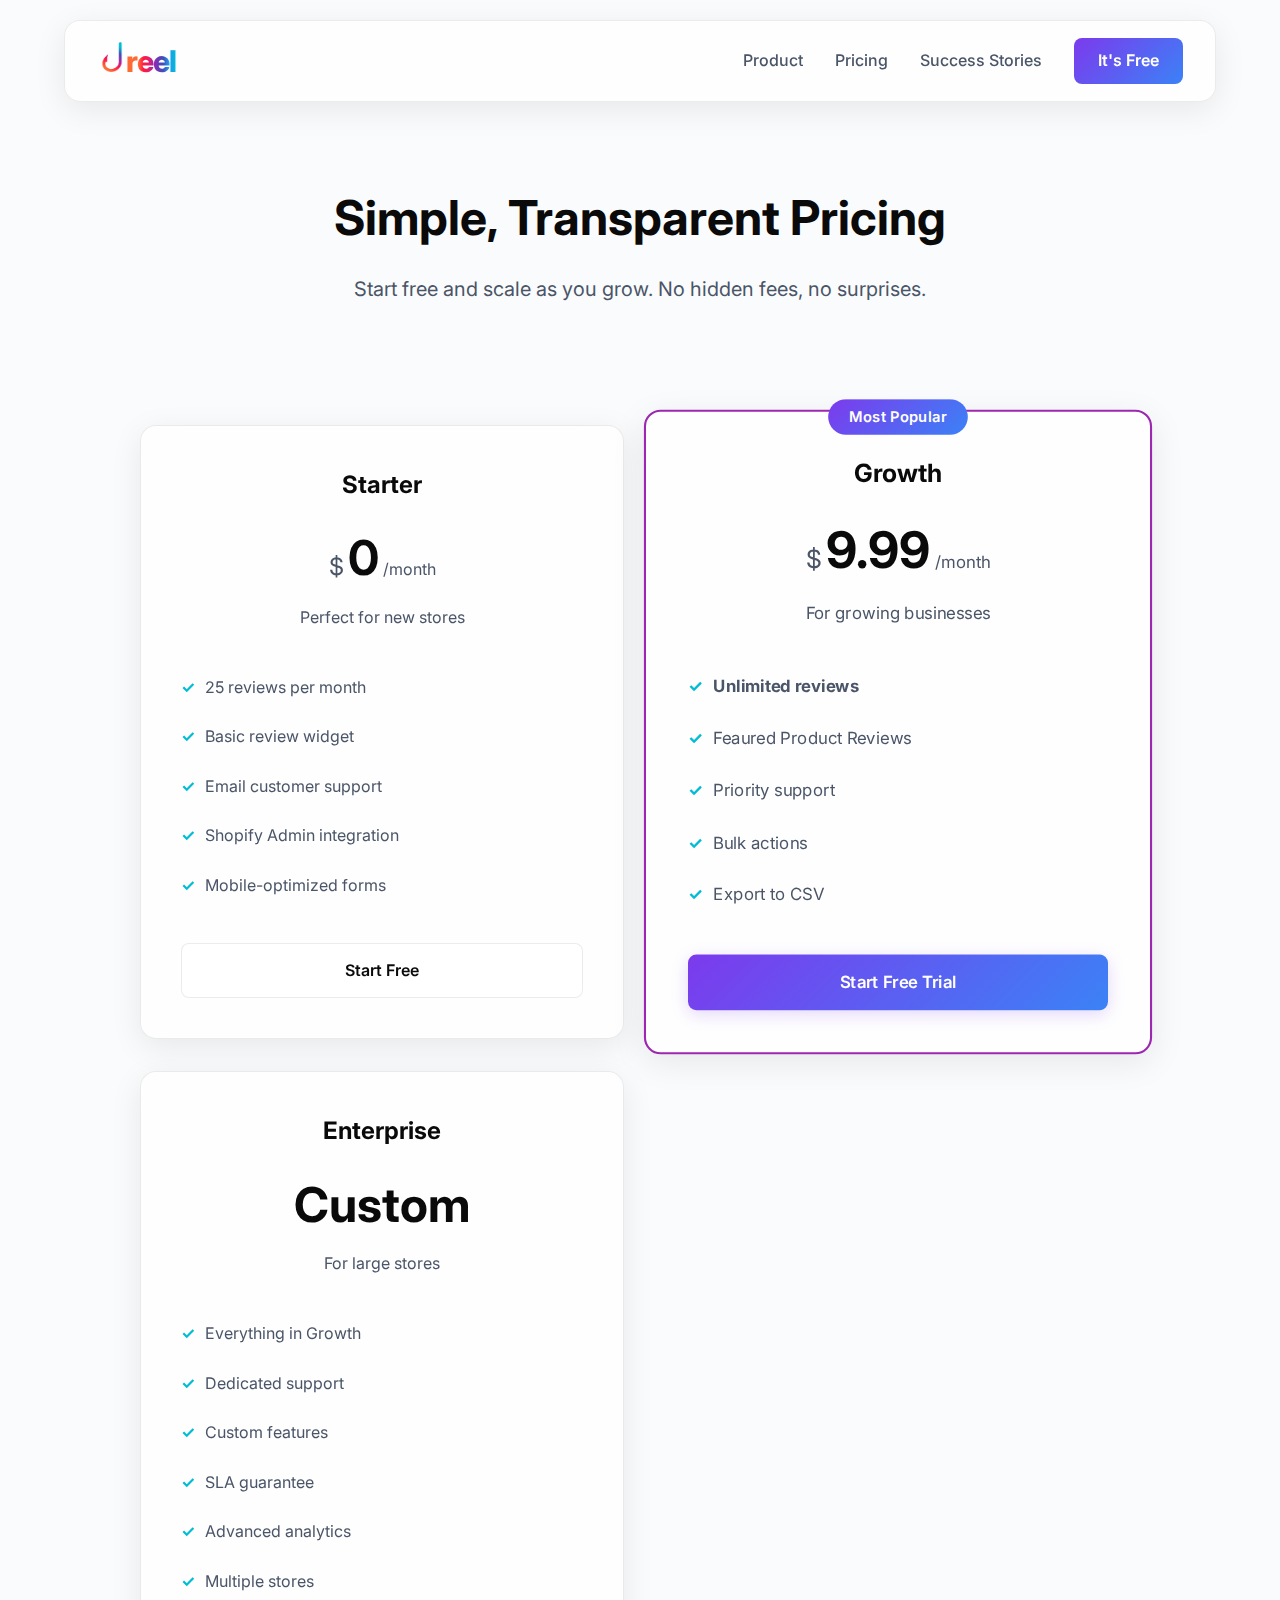
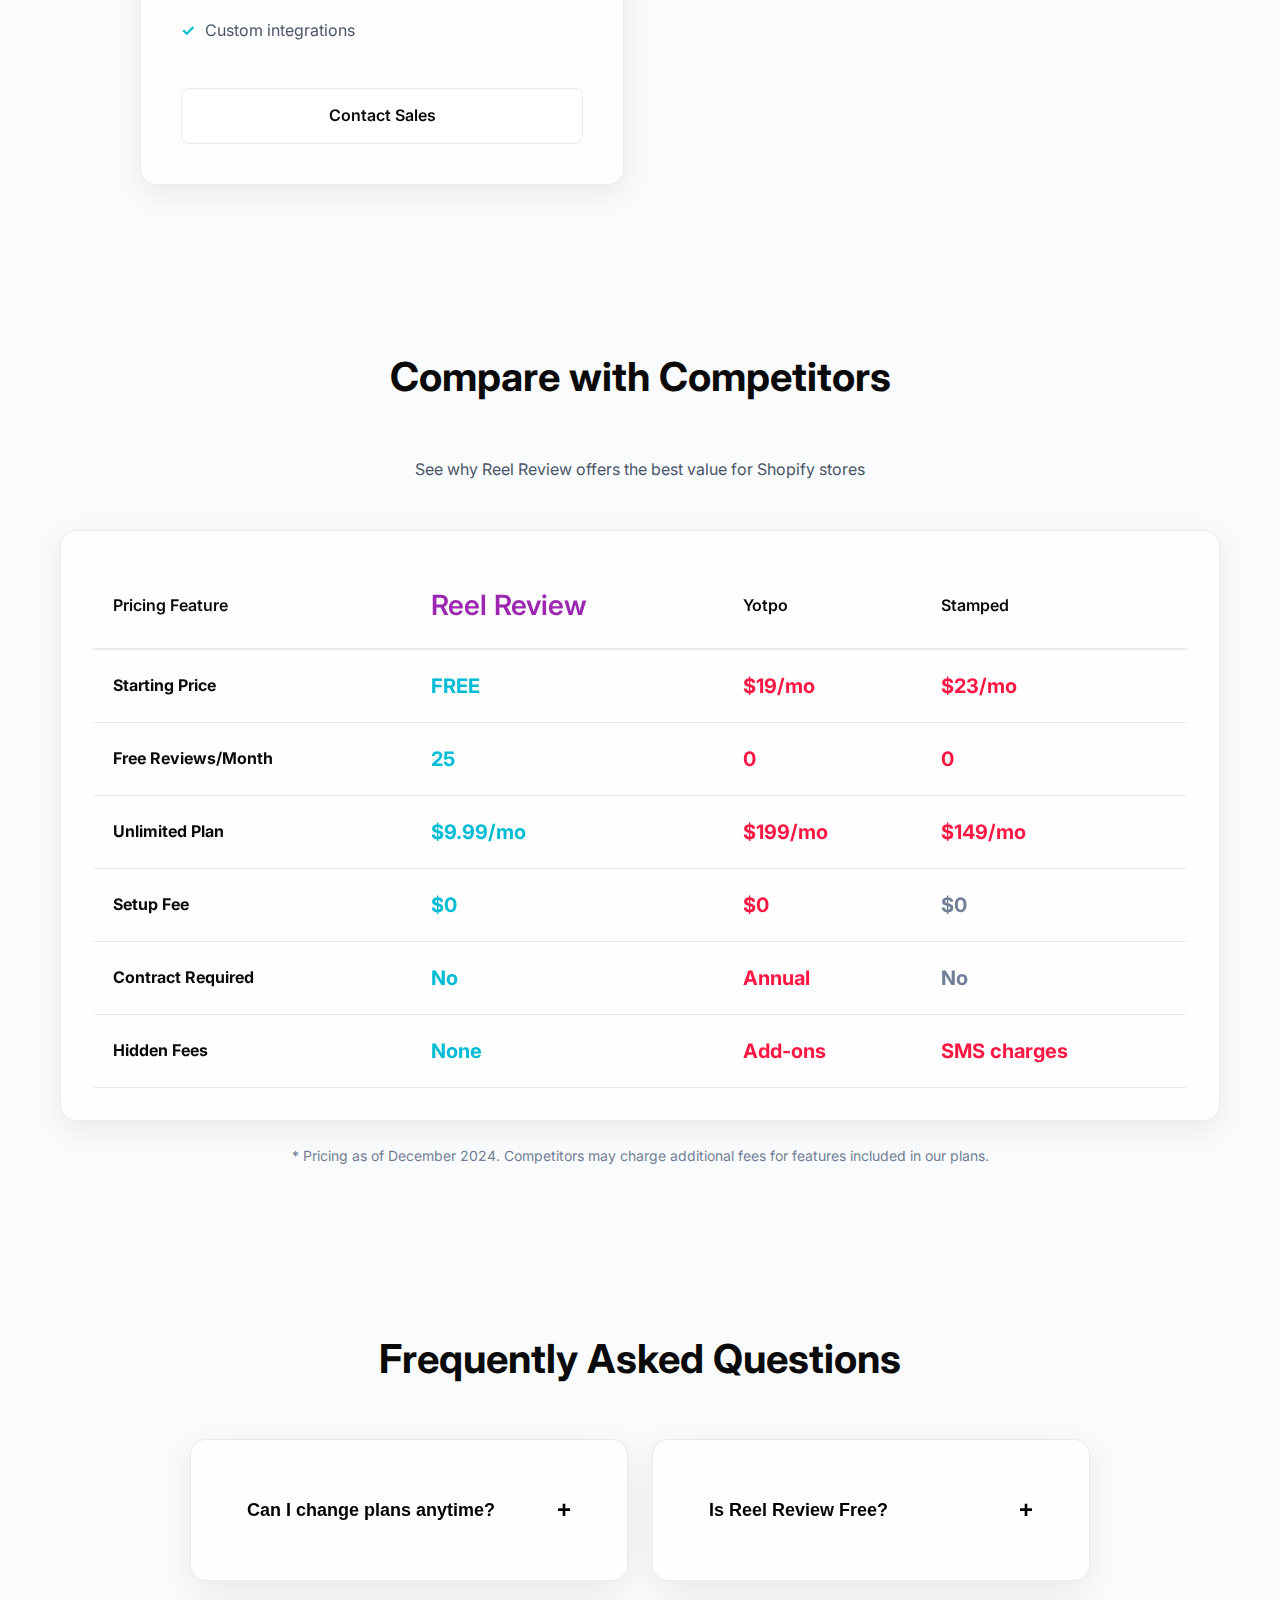
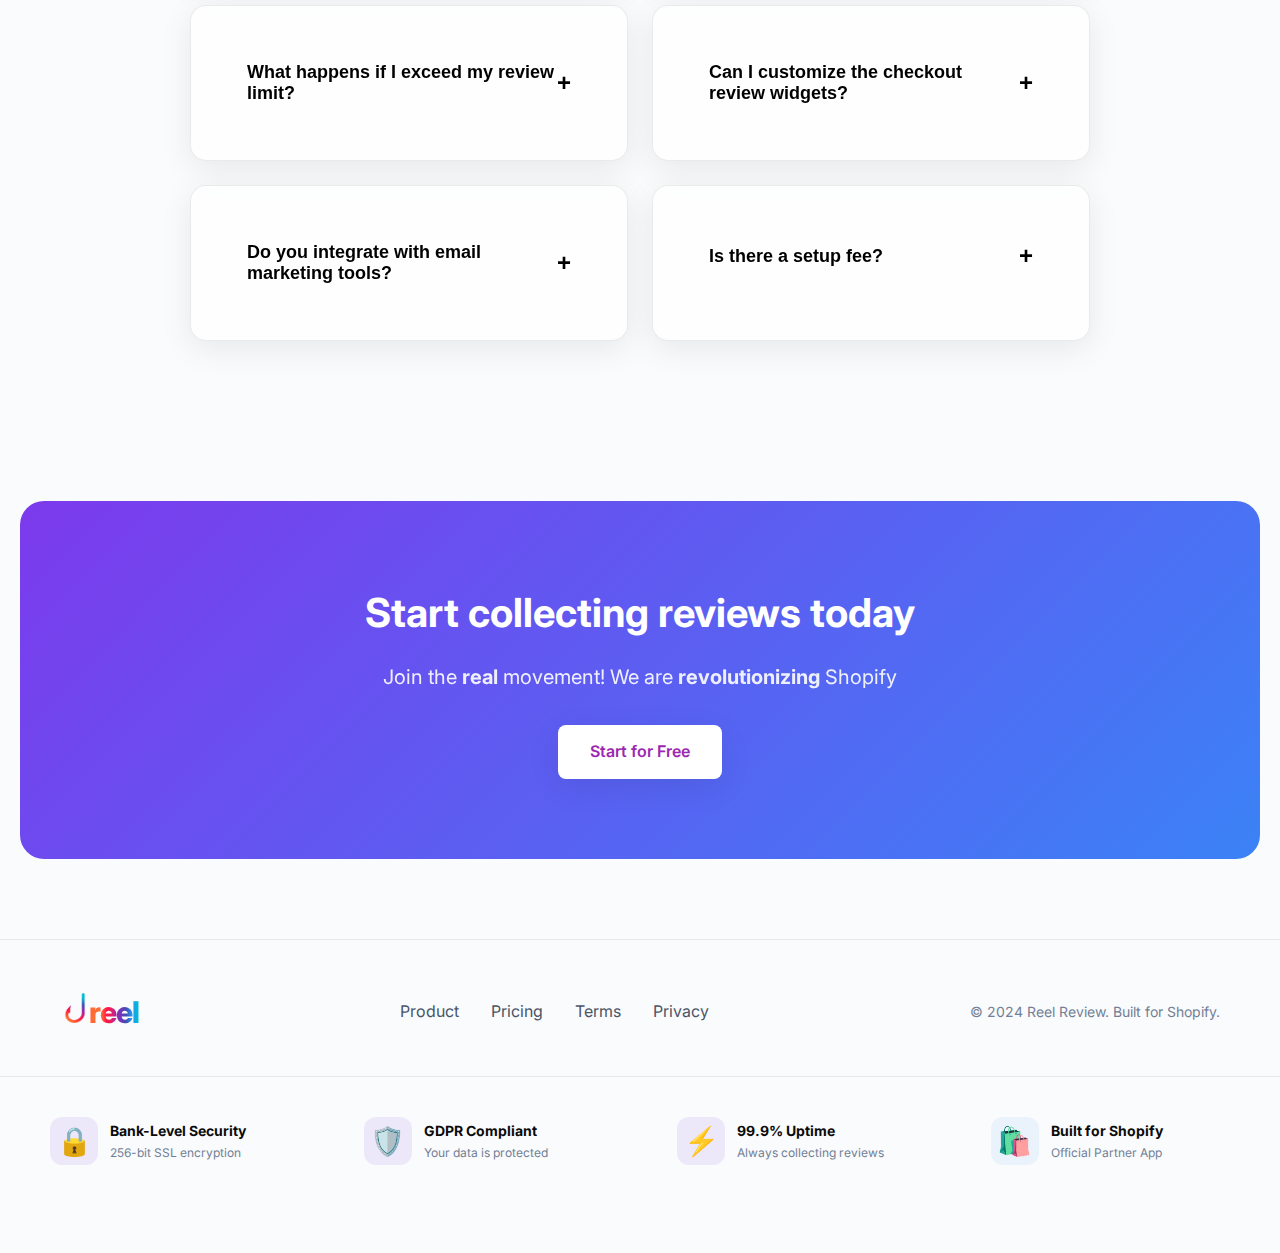
<file: pricing.html>
<!DOCTYPE html>
<html lang="en">
<head>
    <meta charset="UTF-8">
    <meta name="viewport" content="width=device-width, initial-scale=1.0">
    <title>Pricing - Reel Review | Simple, Transparent Pricing</title>
    <meta name="description" content="Start free and scale as you grow. No hidden fees, no surprises. Choose the plan that fits your business.">
    
    <!-- CSS -->
    <link rel="stylesheet" href="css/styles.css">
    
    <!-- Fonts -->
    <link rel="preconnect" href="https://fonts.googleapis.com">
    <link rel="preconnect" href="https://fonts.gstatic.com" crossorigin>
    <link href="https://fonts.googleapis.com/css2?family=Inter:wght@400;500;600;700&display=swap" rel="stylesheet">
</head>
<body>
    <!-- Navigation -->
    <nav class="navbar">
        <div class="nav-container">
            <div class="nav-logo">
                <div style="display: flex; align-items: center; justify-content: center; gap: 10px; ">
                    <a href="/" class="logo-text-head">
                        <img src="assets/hooklogo.png" style="width: 30px; height: 30px; margin-right: -5px;" alt="Reel Review Logo">
                        <span style="font-size: 30px; font-weight: 800; letter-spacing: -1px; margin: 0; background: linear-gradient(90deg, #FF6B35 0%, #FF6B35 25%, #FF1744 35%, #E91E63 45%, #9C27B0 55%, #673AB7 65%, #3F51B5 75%, #2196F3 85%, #00BCD4 100%); -webkit-background-clip: text; -webkit-text-fill-color: transparent; background-clip: text; display: inline-block;">reel</span>
                    </a>
                </div>
            </div>
            <div class="nav-menu">
                <a href="product" class="nav-link">Product</a>
                <a href="pricing" class="nav-link">Pricing</a>
                <a href="customers" class="nav-link">Success Stories</a>
                <a href="#" class="nav-cta">It's Free</a>
            </div>
            <div class="nav-mobile-toggle">
                <span></span>
                <span></span>
                <span></span>
            </div>
        </div>
    </nav>

    <!-- Pricing Hero -->
    <section class="pricing-hero">
        <div class="container">
            <div class="pricing-hero-content">
                <h1>Simple, Transparent Pricing</h1>
                <p class="hero-subtitle">Start free and scale as you grow. No hidden fees, no surprises.</p>
            </div>
        </div>
    </section>

    <!-- Pricing Cards -->
    <section class="pricing-cards">
        <div class="container">
            <div class="pricing-grid">
                <!-- Starter Plan -->
                <div class="pricing-card glass-card">
                    <div class="plan-header">
                        <h3 class="plan-name">Starter</h3>
                        <div class="plan-price">
                            <span class="currency">$</span>
                            <span class="amount">0</span>
                            <span class="period">/month</span>
                        </div>
                        <p class="plan-description">Perfect for new stores</p>
                    </div>
                    <div class="plan-features">
                        <ul>
                            <li>25 reviews per month</li>
                            <li>Basic review widget</li>
                            <li>Email customer support</li>
                            <li>Shopify Admin integration</li>
                            <li>Mobile-optimized forms</li>
                        </ul>
                    </div>
                    <a href="#" class="btn btn-secondary btn-full">Start Free</a>
                </div>

                <!-- Growth Plan -->
                <div class="pricing-card glass-card featured">
                    <div class="popular-badge">Most Popular</div>
                    <div class="plan-header">
                        <h3 class="plan-name">Growth</h3>
                        <div class="plan-price">
                            <span class="currency">$</span>
                            <span class="amount">9.99</span>
                            <span class="period">/month</span>
                        </div>
                        <p class="plan-description">For growing businesses</p>
                    </div>
                    <div class="plan-features">
                        <ul>
                            <li><strong>Unlimited reviews</strong></li>
                            <li>Feaured Product Reviews</li>
                            <li>Priority support</li>
                            <!-- <li>Review analytics</li> -->
                            <!-- <li>Custom branding</li> -->
                            <!-- <li>API access</li> -->
                            <li>Bulk actions</li>
                            <li>Export to CSV</li>
                        </ul>
                    </div>
                    <a href="#" class="btn btn-primary btn-full">Start Free Trial</a>
                </div>

                <!-- Enterprise Plan -->
                <div class="pricing-card glass-card">
                    <div class="plan-header">
                        <h3 class="plan-name">Enterprise</h3>
                        <div class="plan-price">
                            <span class="amount">Custom</span>
                        </div>
                        <p class="plan-description">For large stores</p>
                    </div>
                    <div class="plan-features">
                        <ul>
                            <li>Everything in Growth</li>
                            <li>Dedicated support</li>
                            <li>Custom features</li>
                            <li>SLA guarantee</li>
                            <li>Advanced analytics</li>
                            <li>Multiple stores</li>
                            <li>Custom integrations</li>
                        </ul>
                    </div>
                    <a href="#" class="btn btn-secondary btn-full">Contact Sales</a>
                </div>
            </div>
        </div>
    </section>

 
    <!-- Comparison Section -->
    <section class="comparison">
        <div class="container">
            <h2 class="section-title">Compare with Competitors</h2>
            <p style="text-align: center; color: var(--text-secondary); margin-bottom: 48px;">
                See why Reel Review offers the best value for Shopify stores
            </p>
            <div class="comparison-table glass-card">
                <table>
                    <thead>
                        <tr>
                            <th>Pricing Feature</th>
                            <th class="highlight">Reel Review</th>
                            <th>Yotpo</th>
                            <th>Stamped</th>
                        </tr>
                    </thead>
                    <tbody>
                        <tr>
                            <td><strong>Starting Price</strong></td>
                            <td class="check">FREE</td>
                            <td class="cross">$19/mo</td>
                            <td class="cross">$23/mo</td>
                        </tr>
                        <tr>
                            <td><strong>Free Reviews/Month</strong></td>
                            <td class="check">25</td>
                            <td class="cross">0</td>
                            <td class="cross">0</td>
                        </tr>
                        <tr>
                            <td><strong>Unlimited Plan</strong></td>
                            <td class="check">$9.99/mo</td>
                            <td class="cross">$199/mo</td>
                            <td class="cross">$149/mo</td>
                        </tr>
                        <tr>
                            <td><strong>Setup Fee</strong></td>
                            <td class="check">$0</td>
                            <td class="cross">$0</td>
                            <td class="maybe">$0</td>
                        </tr>
                        <tr>
                            <td><strong>Contract Required</strong></td>
                            <td class="check">No</td>
                            <td class="cross">Annual</td>
                            <td class="maybe">No</td>
                        </tr>
                        <tr>
                            <td><strong>Hidden Fees</strong></td>
                            <td class="check">None</td>
                            <td class="cross">Add-ons</td>
                            <td class="cross">SMS charges</td>
                        </tr>
                    </tbody>
                </table>
            </div>
            <p style="text-align: center; margin-top: 24px; font-size: 14px; color: var(--text-tertiary);">
                * Pricing as of December 2024. Competitors may charge additional fees for features included in our plans.
            </p>
        </div>
    </section>

    <!-- FAQ Section -->
    <section class="faq">
        <div class="container">
            <h2 class="section-title">Frequently Asked Questions</h2>
            <div class="faq-grid">
                <div class="faq-item glass-card">
                    <button class="faq-question">
                        Can I change plans anytime?
                        <span class="faq-icon">+</span>
                    </button>
                    <div class="faq-answer">
                        <p>Yes! You can upgrade or downgrade your plan at any time. Changes take effect immediately, and we'll prorate any differences.</p>
                    </div>
                </div>

                <div class="faq-item glass-card">
                    <button class="faq-question">
                        Is Reel Review Free?
                        <span class="faq-icon">+</span>
                    </button>
                    <div class="faq-answer">
                        <p>Yes! No credit card required to start.</p>
                    </div>
                </div>

                <div class="faq-item glass-card">
                    <button class="faq-question">
                        What happens if I exceed my review limit?
                        <span class="faq-icon">+</span>
                    </button>
                    <div class="faq-answer">
                        <p>On the Starter plan, we'll notify you when you're close to the limit. You can upgrade anytime to continue collecting reviews without interruption.</p>
                    </div>
                </div>

                <div class="faq-item glass-card">
                    <button class="faq-question">
                        Can I customize the checkout review widgets?
                        <span class="faq-icon">+</span>
                    </button>
                    <div class="faq-answer">
                        <p>Yes! Growth and Enterprise plans include full customization options. Match your brand colors, fonts, and layout preferences.</p>
                    </div>
                </div>

                <div class="faq-item glass-card">
                    <button class="faq-question">
                        Do you integrate with email marketing tools?
                        <span class="faq-icon">+</span>
                    </button>
                    <div class="faq-answer">
                        <p>Coming soon!</p>
                    </div>
                </div>

                <div class="faq-item glass-card">
                    <button class="faq-question">
                        Is there a setup fee?
                        <span class="faq-icon">+</span>
                    </button>
                    <div class="faq-answer">
                        <p>No setup fees ever! Get started in minutes with our simple installation process.</p>
                    </div>
                </div>
            </div>
        </div>
    </section>

    <!-- CTA Section -->
    <section class="cta-section">
        <div class="container">
            <div class="cta-content">
                <h2>Start collecting reviews today</h2>
                <p>Join the <strong> real </strong> movement! We are <strong> revolutionizing </strong> Shopify</p>
                <a href="#" class="btn btn-white">Start for Free</a>
            </div>
        </div>
    </section>

    <!-- Footer -->
    <footer class="footer">
        <div class="container">
            <div class="footer-content">
                <div style="display: flex; align-items: center; justify-content: center; gap: 10px; ">
                    <a href="/" class="logo-text-head">
                        <img src="assets/hooklogo.png" style="width: 30px; height: 30px; margin-right: -5px;" alt="Reel Review Logo">
                        <span style="font-size: 30px; font-weight: 800; letter-spacing: -1px; margin: 0; background: linear-gradient(90deg, #FF6B35 0%, #FF6B35 25%, #FF1744 35%, #E91E63 45%, #9C27B0 55%, #673AB7 65%, #3F51B5 75%, #2196F3 85%, #00BCD4 100%); -webkit-background-clip: text; -webkit-text-fill-color: transparent; background-clip: text; display: inline-block;">reel</span>
                    </a>
                </div>

                <div class="footer-links">
                    <a href="product">Product</a>
                    <a href="pricing">Pricing</a>
                    <a href="terms">Terms</a>
                    <a href="privacy">Privacy</a>
                </div>
                <div class="footer-copyright">
                    © 2024 Reel Review. Built for Shopify.
                </div>
            </div>
        </div>
        <!-- Trust BADGES -->
        <div class="trust-section">
            <div class="trust-badges">
                <div class="trust-badge">
                    <div class="trust-icon">🔒</div>
                    <div class="trust-text">
                        <strong>Bank-Level Security</strong>
                        <span>256-bit SSL encryption</span>
                    </div>
                </div>
                <div class="trust-badge">
                    <div class="trust-icon">🛡️</div>
                    <div class="trust-text">
                        <strong>GDPR Compliant</strong>
                        <span>Your data is protected</span>
                    </div>
                </div>
                <div class="trust-badge">
                    <div class="trust-icon">⚡</div>
                    <div class="trust-text">
                        <strong>99.9% Uptime</strong>
                        <span>Always collecting reviews</span>
                    </div>
                </div>
                <div class="trust-badge shopify-badge">
                    <div class="trust-icon">🛍️</div>
                    <div class="trust-text">
                        <strong>Built for Shopify</strong>
                        <span>Official Partner App</span>
                    </div>
                </div>
            </div>
        </div>
    </footer>

    <script src="js/main.js"></script>
    <script>
        // FAQ Accordion
        document.querySelectorAll('.faq-question').forEach(button => {
            button.addEventListener('click', () => {
                const faqItem = button.parentElement;
                const isOpen = faqItem.classList.contains('active');
                
                // Close all
                document.querySelectorAll('.faq-item').forEach(item => {
                    item.classList.remove('active');
                });
                
                // Open clicked one if it wasn't open
                if (!isOpen) {
                    faqItem.classList.add('active');
                }
            });
        });
    </script>
</body>
</html>
</file>
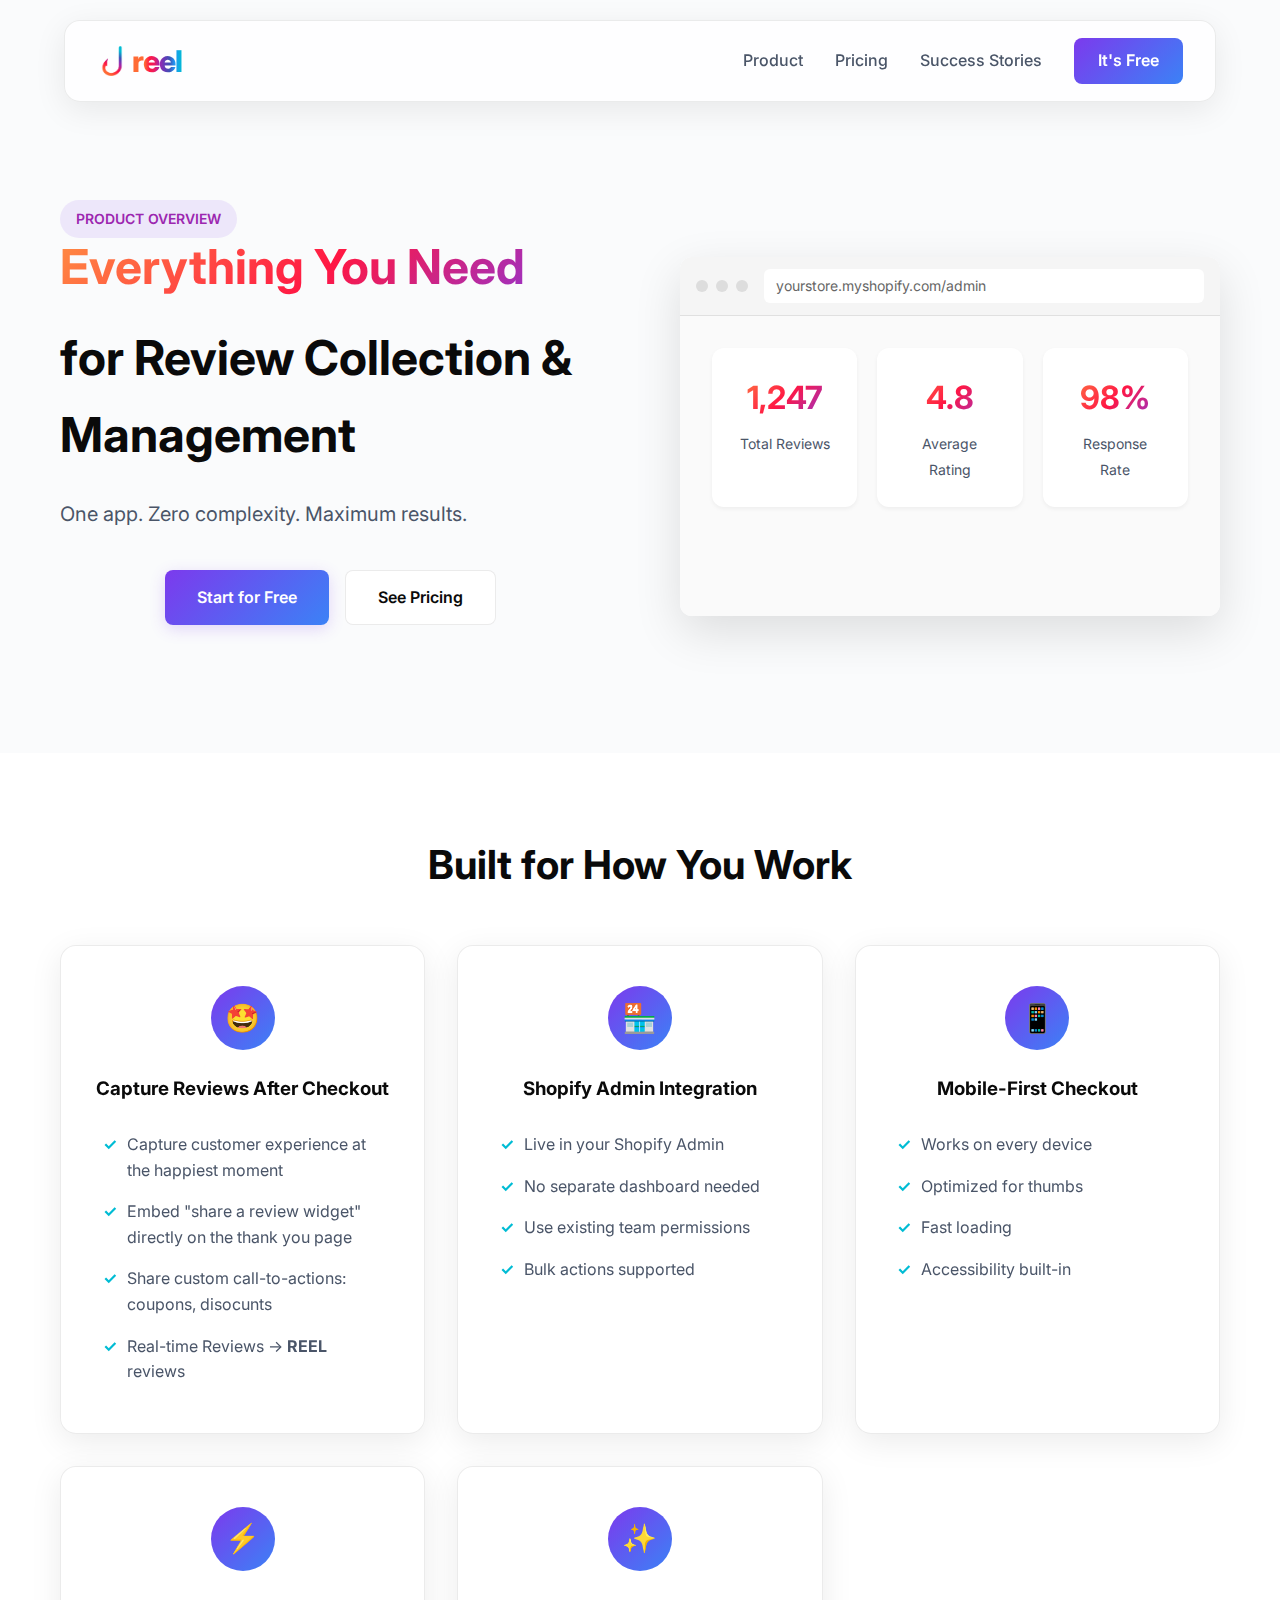
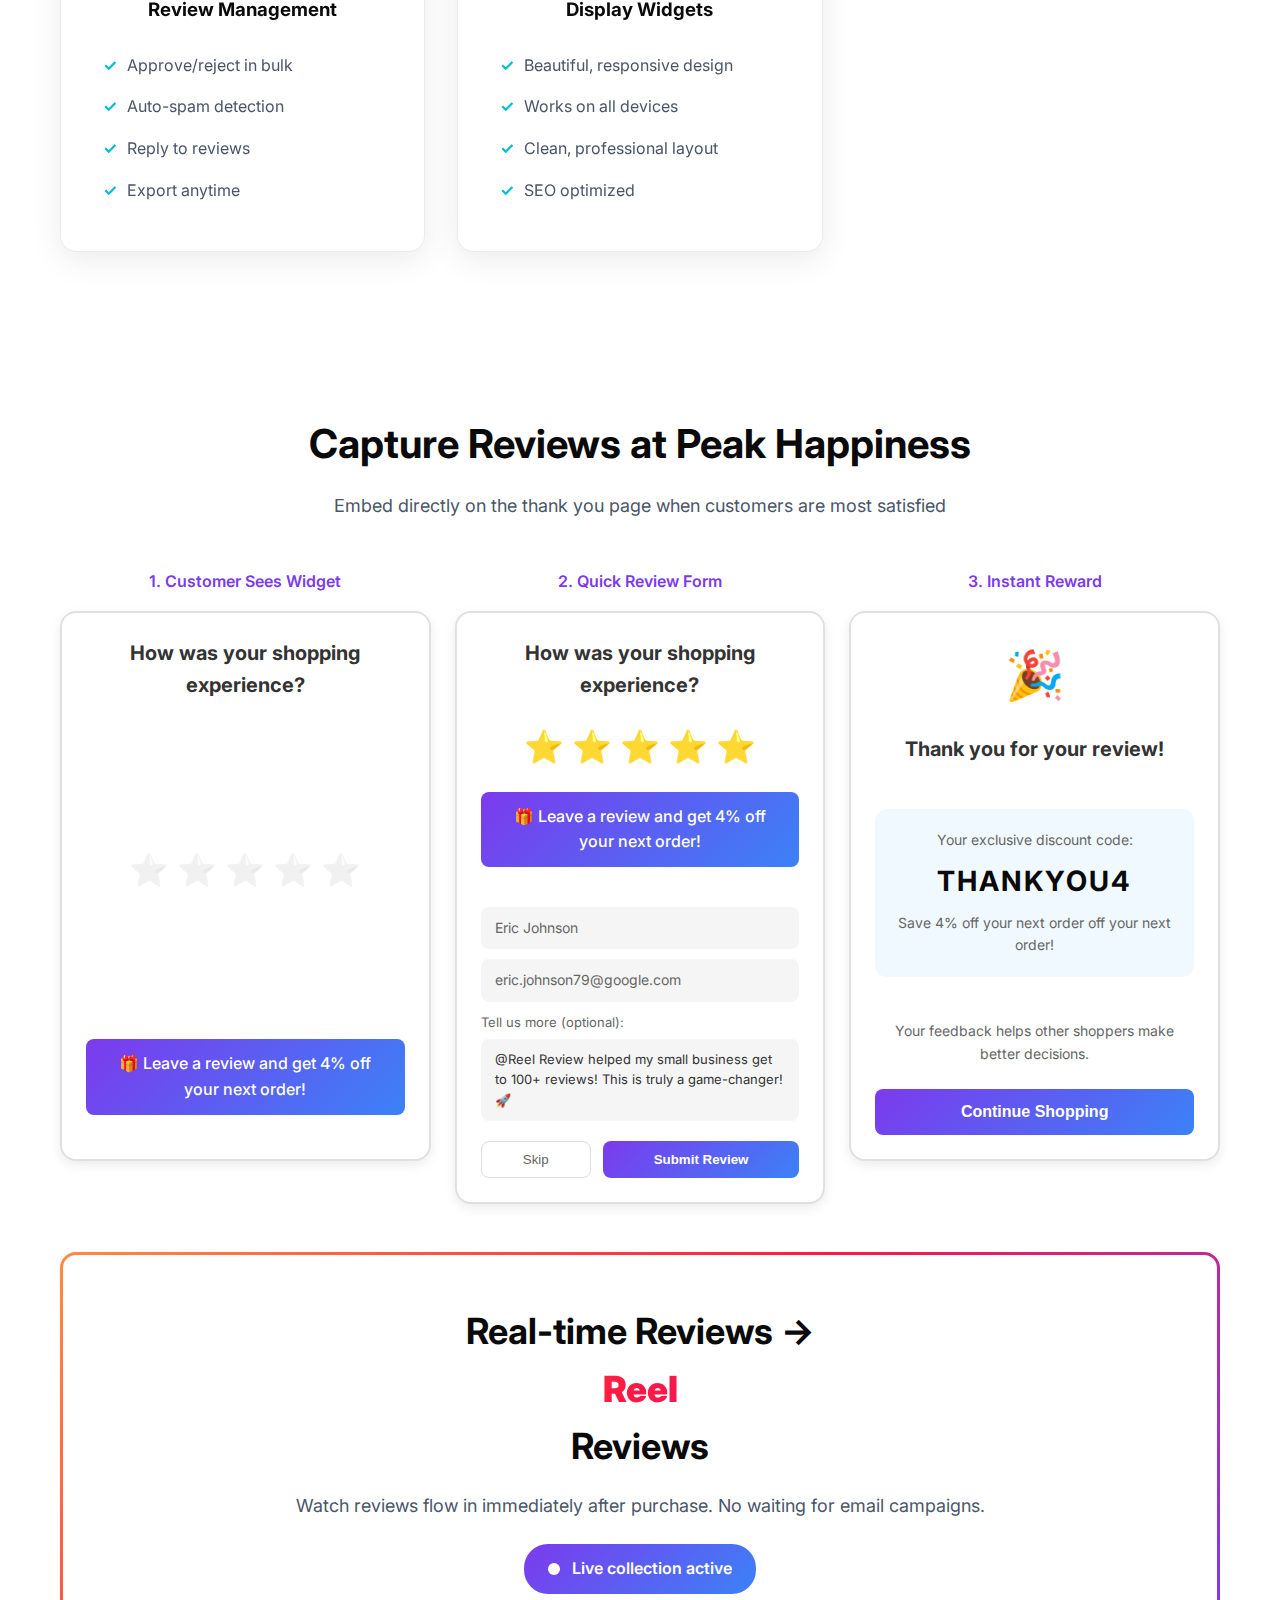
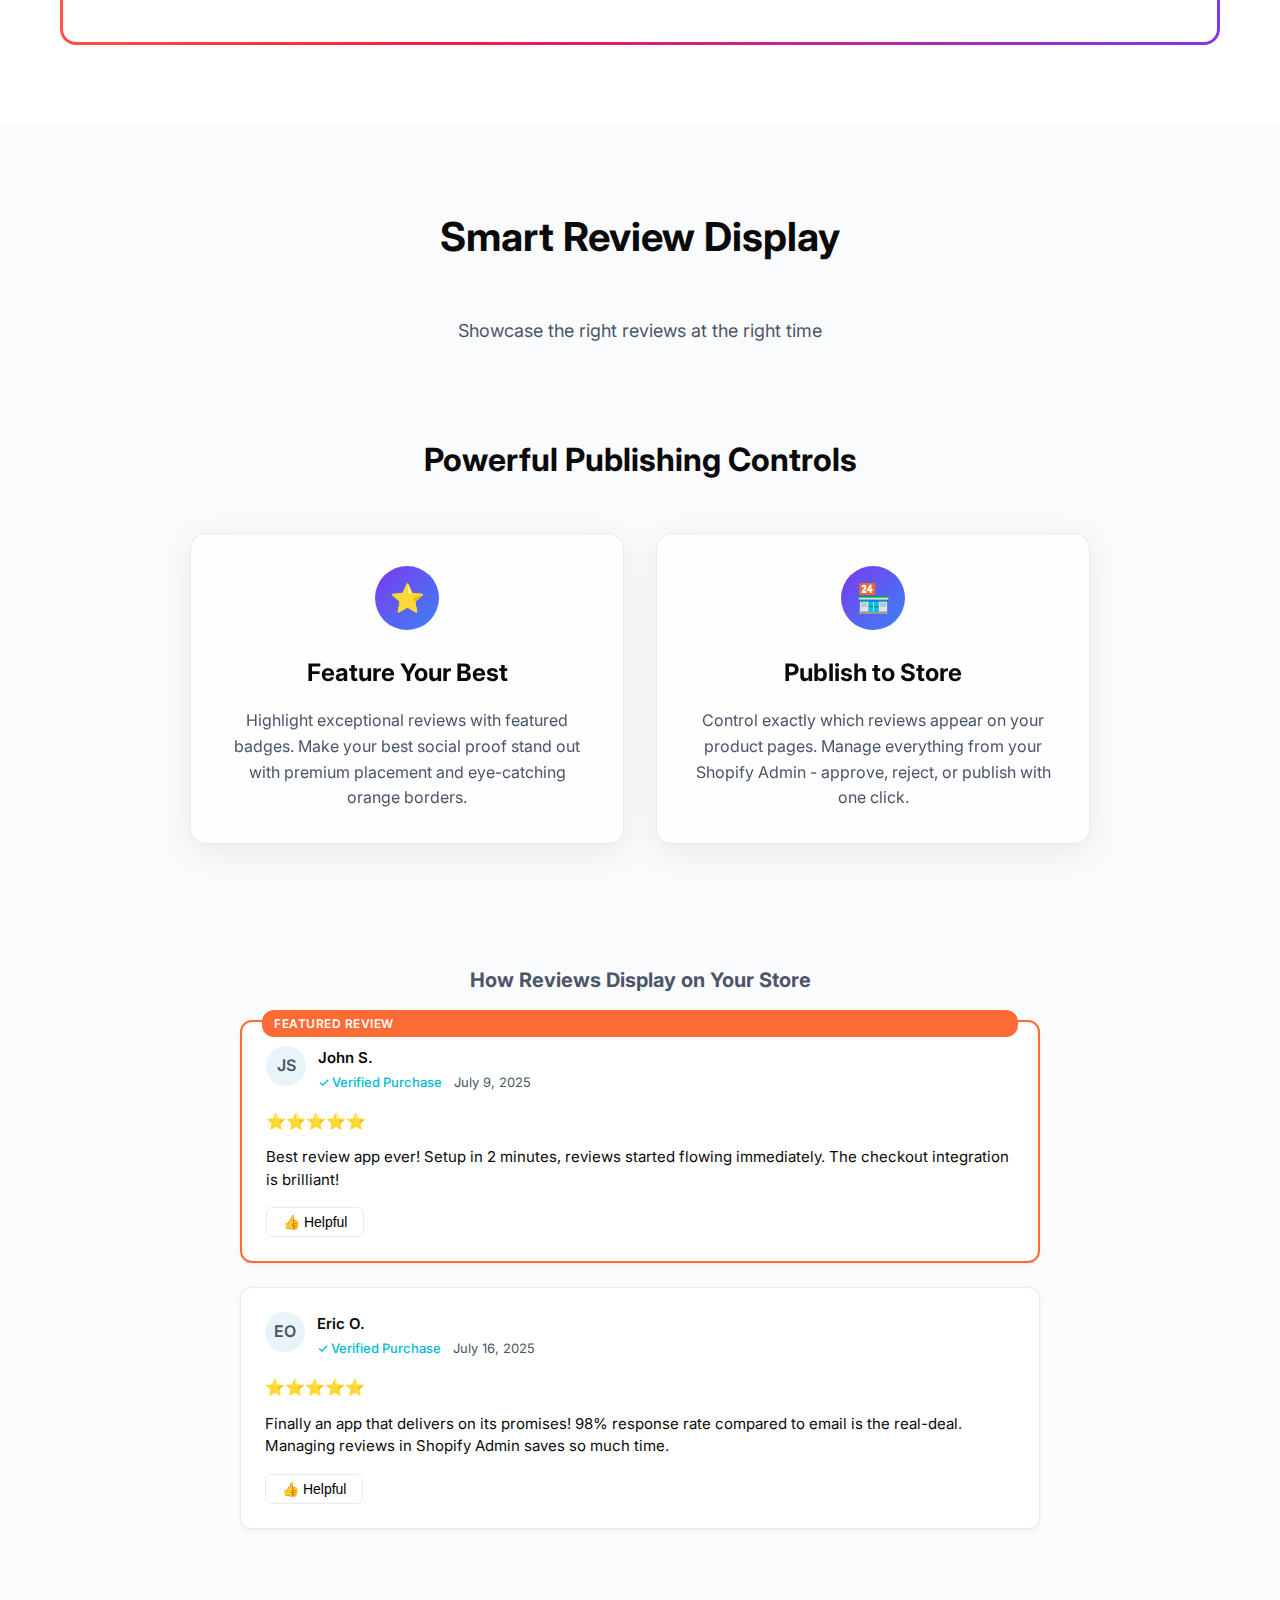
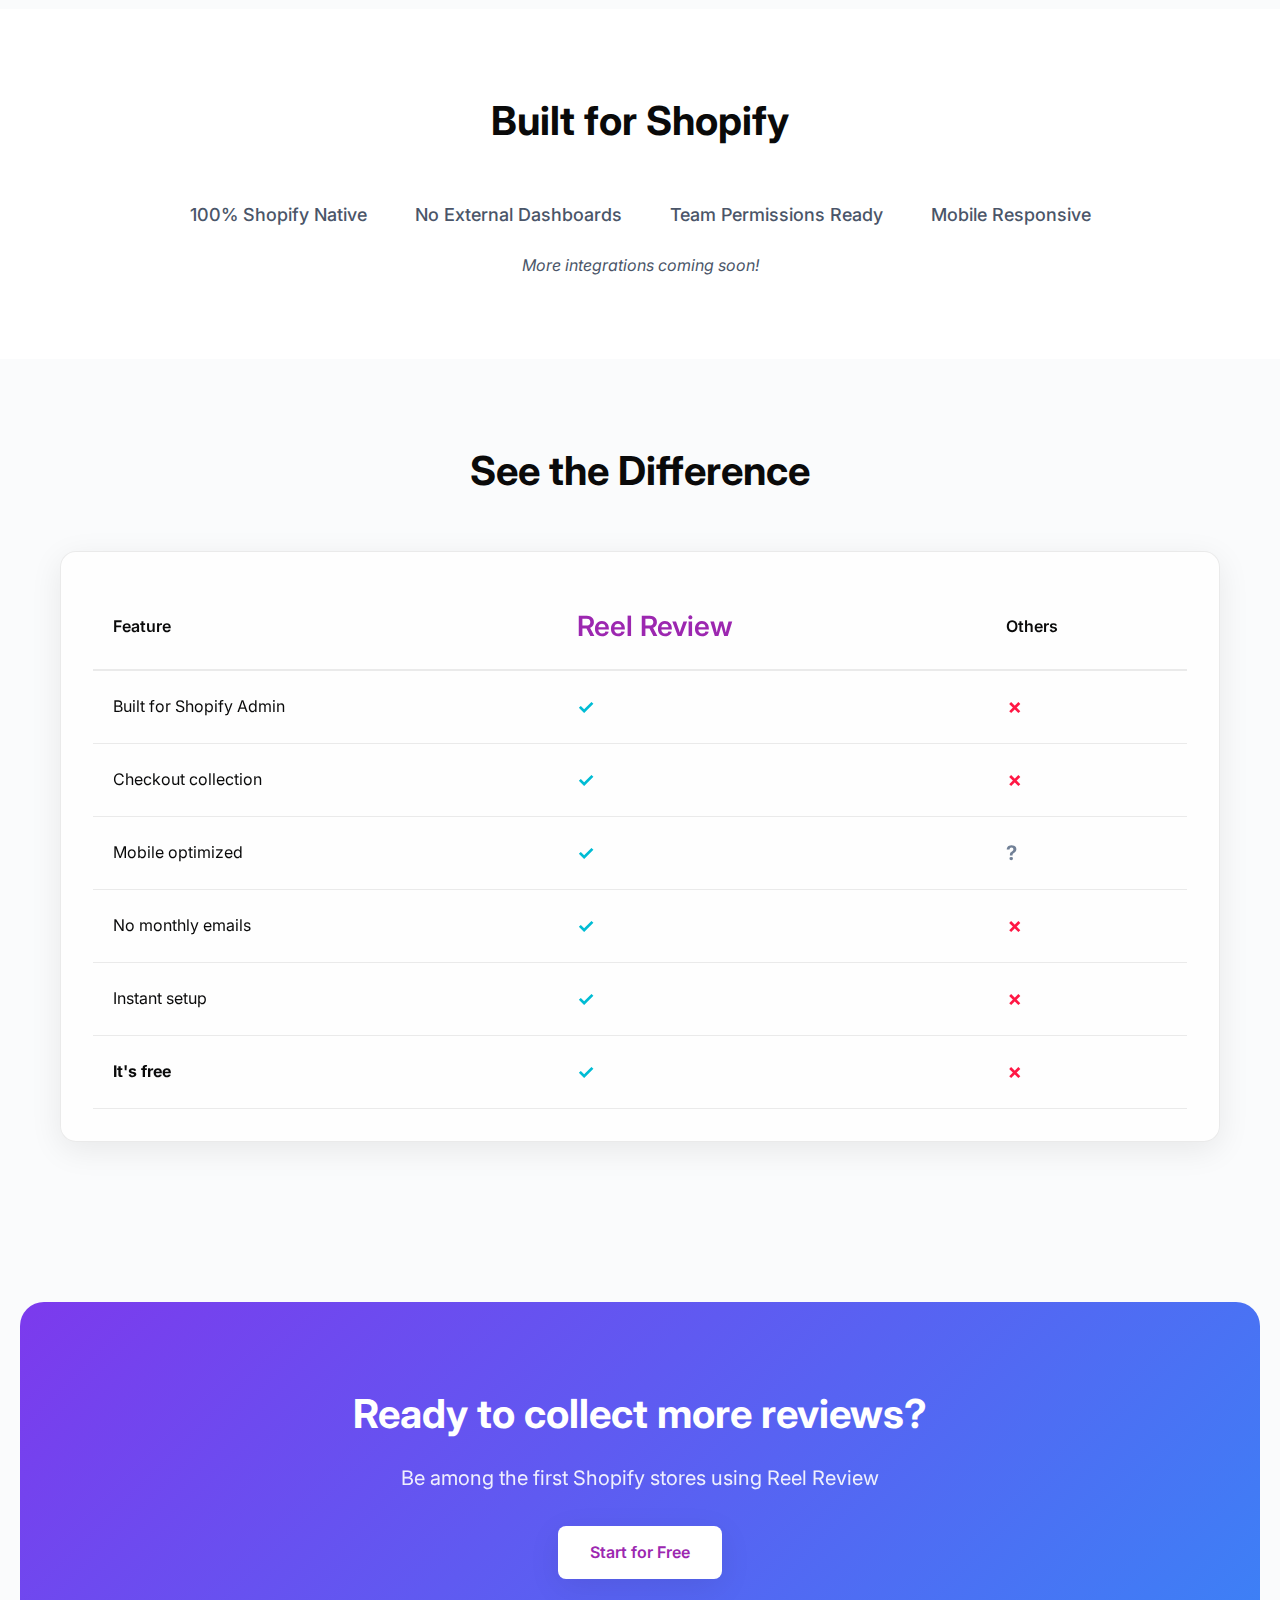
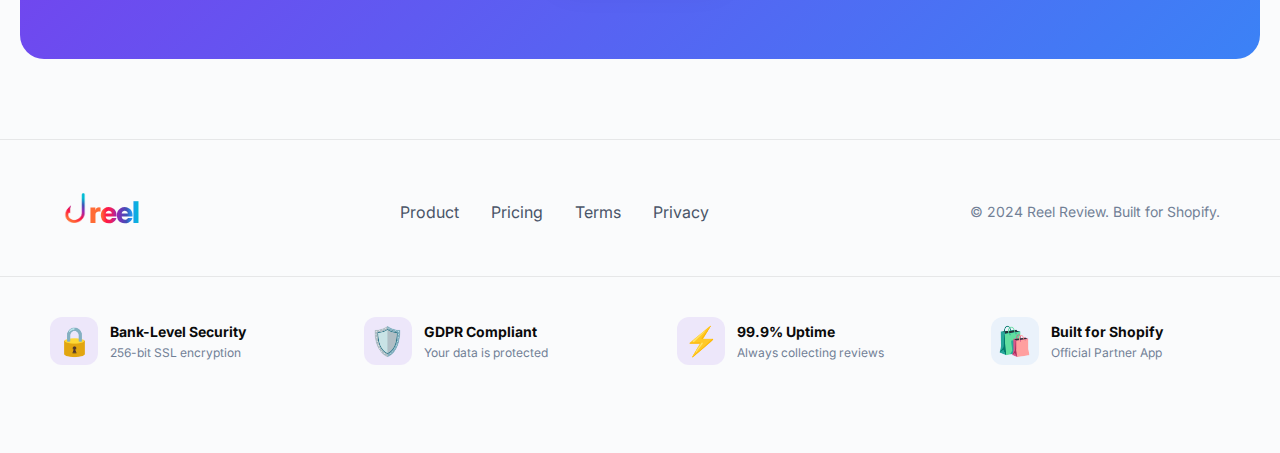
<file: product.html>
<!DOCTYPE html>
<html lang="en">
<head>
    <meta charset="UTF-8">
    <meta name="viewport" content="width=device-width, initial-scale=1.0">
    <title>Product - Reel Review | Complete Review Management for Shopify</title>
    <meta name="description" content="Everything you need for review management. Built for Shopify Admin, mobile-first checkout collection, smart display widgets, and more.">
    
    <!-- CSS -->
    <link rel="stylesheet" href="css/styles.css">
    
    <!-- Fonts -->
    <link rel="preconnect" href="https://fonts.googleapis.com">
    <link rel="preconnect" href="https://fonts.gstatic.com" crossorigin>
    <link href="https://fonts.googleapis.com/css2?family=Inter:wght@400;500;600;700&display=swap" rel="stylesheet">
</head>
<body>
    <!-- Navigation -->
    <nav class="navbar">
        <div class="nav-container">
            <div class="nav-logo">
                <div style="display: flex; align-items: center; justify-content: center; gap: 10px; ">
                    <img src="assets/hooklogo.png" style="width: 30px; height: 30px; margin-right: -5px;" alt="Reel Review Logo">
                    <span style="font-size: 30px; font-weight: 800; letter-spacing: -1px; margin: 0; background: linear-gradient(90deg, #FF6B35 0%, #FF6B35 25%, #FF1744 35%, #E91E63 45%, #9C27B0 55%, #673AB7 65%, #3F51B5 75%, #2196F3 85%, #00BCD4 100%); -webkit-background-clip: text; -webkit-text-fill-color: transparent; background-clip: text; display: inline-block;">reel</span>
                </div>
            </div>
            <div class="nav-menu">
                <a href="product" class="nav-link">Product</a>
                <a href="pricing" class="nav-link">Pricing</a>
                <a href="customers" class="nav-link">Success Stories</a>
                <a href="#" class="nav-cta">It's Free</a>
            </div>
            <div class="nav-mobile-toggle">
                <span></span>
                <span></span>
                <span></span>
            </div>
        </div>
    </nav>

    <!-- Product Hero -->
    <section class="product-hero">
        <div class="container">
            <div class="product-hero-grid">
                <div class="product-hero-content">
                    <p class="hero-badge">PRODUCT OVERVIEW</p>
                    <h1 class="hero-title gradient-text"> Everything You Need </h1> <h1> for Review Collection & Management</h1>
                    <p class="hero-subtitle">One app. Zero complexity. Maximum results.</p>
                    <div class="hero-buttons">
                        <a href="#" class="btn btn-primary">Start for Free</a>
                        <a href="pricing"" class="btn btn-secondary">See Pricing</a>
                    </div>
                </div>
                <div class="product-hero-visual">
                    <div class="browser-mockup">
                        <div class="browser-bar">
                            <div class="browser-dots">
                                <span></span>
                                <span></span>
                                <span></span>
                            </div>
                            <div class="browser-url">yourstore.myshopify.com/admin</div>
                        </div>
                        <div class="browser-content">
                            <div class="dashboard-preview">
                                <div class="stat-cards-preview">
                                    <div class="stat-preview">
                                        <span class="stat-number gradient-text">1,247</span>
                                        <span class="stat-label">Total Reviews</span>
                                    </div>
                                    <div class="stat-preview">
                                        <span class="stat-number gradient-text">4.8</span>
                                        <span class="stat-label">Average Rating</span>
                                    </div>
                                    <div class="stat-preview">
                                        <span class="stat-number gradient-text">98%</span>
                                        <span class="stat-label">Response Rate</span>
                                    </div>
                                </div>
                            </div>
                        </div>
                    </div>
                </div>
            </div>
        </div>
    </section>

    <!-- Core Features -->
    <section class="core-features">
        <div class="container">
            <h2 class="section-title">Built for How You Work</h2>
            <div class="features-detailed-grid">
                <div class="feature-detailed glass-card">
                    <div class="feature-icon gradient-circle">🤩</div>
                    <h3>Capture Reviews After Checkout</h3>
                    <ul class="feature-checklist">
                        <li>Capture customer experience at the happiest moment</li>
                        <li>Embed "share a review widget" directly on the thank you page </li>
                        <li>Share custom call-to-actions: coupons, disocunts </li>
                        <li>Real-time Reviews -> <b> REEL </b> reviews </li>
                    </ul>
                </div>
                <!-- Feature 1 -->
                <div class="feature-detailed glass-card">
                    <div class="feature-icon gradient-circle">🏪</div>
                    <h3>Shopify Admin Integration</h3>
                    <ul class="feature-checklist">
                        <li>Live in your Shopify Admin</li>
                        <li>No separate dashboard needed</li>
                        <li>Use existing team permissions</li>
                        <li>Bulk actions supported</li>
                    </ul>
                </div>

                <!-- Feature 2 -->
                <div class="feature-detailed glass-card">
                    <div class="feature-icon gradient-circle">📱</div>
                    <h3>Mobile-First Checkout</h3>
                    <ul class="feature-checklist">
                        <li>Works on every device</li>
                        <li>Optimized for thumbs</li>
                        <li>Fast loading</li>
                        <li>Accessibility built-in</li>
                    </ul>
                </div>

                <!-- Feature 3 -->
                <div class="feature-detailed glass-card">
                    <div class="feature-icon gradient-circle">⚡</div>
                    <h3>Review Management</h3>
                    <ul class="feature-checklist">
                        <li>Approve/reject in bulk</li>
                        <li>Auto-spam detection</li>
                        <li>Reply to reviews</li>
                        <li>Export anytime</li>
                    </ul>
                </div>

                <!-- Feature 4 -->
                <div class="feature-detailed glass-card">
                    <div class="feature-icon gradient-circle">✨</div>
                    <h3>Display Widgets</h3>
                    <ul class="feature-checklist">
                        <li>Beautiful, responsive design</li>
                        <li>Works on all devices</li>
                        <li>Clean, professional layout</li>
                        <li>SEO optimized</li>
                    </ul>
                </div>
            </div>
        </div>
    </section>

    <!-- new -->
    <!-- Checkout Widget Showcase -->
    <section class="checkout-showcase">
        <div class="container">
            <h2 class="section-title">Capture Reviews at Peak Happiness</h2>
            <p class="section-subtitle">Embed directly on the thank you page when customers are most satisfied</p>
            
            <div class="checkout-flow">
                <!-- Step 1: Initial Widget -->
                <div class="checkout-card">
                    <div class="step-label">1. Customer Sees Widget</div>
                    <div class="widget-mockup">
                        <h4>How was your shopping experience?</h4>
                        <div class="stars-row">
                            <span class="star">⭐</span>
                            <span class="star">⭐</span>
                            <span class="star">⭐</span>
                            <span class="star">⭐</span>
                            <span class="star">⭐</span>
                        </div>
                        <div class="incentive-bar">
                            🎁 Leave a review and get 4% off your next order!
                        </div>
                    </div>
                </div>

                <!-- Step 2: Review Form -->
                <div class="checkout-card">
                    <div class="step-label">2. Quick Review Form</div>
                    <div class="widget-mockup">
                        <h4>How was your shopping experience?</h4>
                        <div class="stars-row selected">
                            <span class="star active">⭐</span>
                            <span class="star active">⭐</span>
                            <span class="star active">⭐</span>
                            <span class="star active">⭐</span>
                            <span class="star active">⭐</span>
                        </div>
                        <div class="incentive-bar">
                            🎁 Leave a review and get 4% off your next order!
                        </div>
                        <div class="form-fields">
                            <div class="field-preview">Eric Johnson</div>
                            <div class="field-preview">eric.johnson79@google.com</div>
                            <div class="textarea-preview">
                                <p>Tell us more (optional):</p>
                                <div class="sample-text">@Reel Review helped my small business get to 100+ reviews! This is truly a game-changer! 🚀</div>
                            </div>
                        </div>
                        <div class="button-row">
                            <button class="skip-btn">Skip</button>
                            <button class="submit-btn">Submit Review</button>
                        </div>
                    </div>
                </div>

                <!-- Step 3: Success -->
                <div class="checkout-card">
                    <div class="step-label">3. Instant Reward</div>
                    <div class="widget-mockup success">
                        <div class="party-emoji">🎉</div>
                        <h4>Thank you for your review!</h4>
                        <div class="discount-section">
                            <p class="discount-label">Your exclusive discount code:</p>
                            <div class="discount-code-box">THANKYOU4</div>
                            <p class="discount-info">Save 4% off your next order off your next order!</p>
                        </div>
                        <p class="thank-text">Your feedback helps other shoppers make better decisions.</p>
                        <button class="continue-btn">Continue Shopping</button>
                    </div>
                </div>
            </div>

            <!-- Real-time Reviews Banner -->
            <div class="realtime-banner">
                <h3>Real-time Reviews → <span class="gradient-text"><strong>Reel</strong></span> Reviews</h3>
                <p>Watch reviews flow in immediately after purchase. No waiting for email campaigns.</p>
                <div class="live-indicator">
                    <span class="pulse"></span>
                    <span>Live collection active</span>
                </div>
            </div>
        </div>
    </section>
     
     <!-- new end -->

    <!-- Widget Showcase -->
    <section class="widget-showcase">
        <div class="container">
            <h2 class="section-title">Smart Review Display</h2>
            <p class="section-subtitle">Showcase the right reviews at the right time</p>
            
            <!-- Publishing Features - 2 Cards -->
            <div class="publishing-features">
                <h3 class="features-title">Powerful Publishing Controls</h3>
                <div class="publishing-grid-two">
                    <div class="publishing-feature glass-card">
                        <div class="feature-icon gradient-circle">⭐</div>
                        <h4>Feature Your Best</h4>
                        <p>Highlight exceptional reviews with featured badges. Make your best social proof stand out with premium placement and eye-catching orange borders.</p>
                    </div>
                    <div class="publishing-feature glass-card">
                        <div class="feature-icon gradient-circle">🏪</div>
                        <h4>Publish to Store</h4>
                        <p>Control exactly which reviews appear on your product pages. Manage everything from your Shopify Admin - approve, reject, or publish with one click.</p>
                    </div>
                </div>
            </div>
            
            <!-- Review Display Examples -->
            <div class="review-examples-section">
                <h3 class="examples-title">How Reviews Display on Your Store</h3>
                
                <!-- Two Review Examples -->
                <div class="reviews-showcase-container">
                    <!-- Featured Review -->
                    <div class="showcase-review-item featured">
                        <div class="featured-badge">FEATURED REVIEW</div>
                        <div class="review-content-wrapper">
                            <div class="review-header">
                                <div class="reviewer-avatar">JS</div>
                                <div class="reviewer-info">
                                    <div class="reviewer-name">John S.</div>
                                    <div class="review-meta">
                                        <span class="verified-badge">✓ Verified Purchase</span>
                                        <span class="review-date">July 9, 2025</span>
                                    </div>
                                </div>
                            </div>
                            <div class="review-rating">⭐⭐⭐⭐⭐</div>
                            <p class="review-text">Best review app ever! Setup in 2 minutes, reviews started flowing immediately. The checkout integration is brilliant!</p>
                            <div class="helpful-action">
                                <button class="helpful-btn">👍 Helpful</button>
                            </div>
                        </div>
                    </div>
                    
                    <!-- Regular Published Review -->
                    <div class="showcase-review-item">
                        <div class="review-content-wrapper">
                            <div class="review-header">
                                <div class="reviewer-avatar">EO</div>
                                <div class="reviewer-info">
                                    <div class="reviewer-name">Eric O.</div>
                                    <div class="review-meta">
                                        <span class="verified-badge">✓ Verified Purchase</span>
                                        <span class="review-date">July 16, 2025</span>
                                    </div>
                                </div>
                            </div>
                            <div class="review-rating">⭐⭐⭐⭐⭐</div>
                            <p class="review-text">Finally an app that delivers on its promises! 98% response rate compared to email is the real-deal. Managing reviews in Shopify Admin saves so much time.</p>
                            <div class="helpful-action">
                                <button class="helpful-btn">👍 Helpful</button>
                            </div>
                        </div>
                    </div>
                </div>
            </div>
        </div>
    </section>

    <!-- Integration Section -->
    <section class="integrations">
        <div class="container">
            <h2 class="section-title">Built for Shopify</h2>
            <div class="integration-list">
                <div class="integration-item">100% Shopify Native</div>
                <div class="integration-item">No External Dashboards</div>
                <div class="integration-item">Team Permissions Ready</div>
                <div class="integration-item">Mobile Responsive</div>
            </div>
            <p class="integration-note">More integrations coming soon!</p>
        </div>
    </section>

    <!-- Comparison Table -->
    <section class="comparison">
        <div class="container">
            <h2 class="section-title">See the Difference</h2>
            <div class="comparison-table glass-card">
                <table>
                    <thead>
                        <tr>
                            <th>Feature</th>
                            <th class="highlight">Reel Review</th>
                            <th>Others</th>
                        </tr>
                    </thead>
                    <tbody>
                        <tr>
                            <td>Built for Shopify Admin</td>
                            <td class="check">✓</td>
                            <td class="cross">✗</td>
                        </tr>
                        <tr>
                            <td>Checkout collection</td>
                            <td class="check">✓</td>
                            <td class="cross">✗</td>
                        </tr>
                        <tr>
                            <td>Mobile optimized</td>
                            <td class="check">✓</td>
                            <td class="maybe">?</td>
                        </tr>
                        <tr>
                            <td>No monthly emails</td>
                            <td class="check">✓</td>
                            <td class="cross">✗</td>
                        </tr>
                        <tr>
                            <td>Instant setup</td>
                            <td class="check">✓</td>
                            <td class="cross">✗</td>
                        </tr>
                        <tr>
                            <td><strong>It's free</strong></td>

                            <td class="check">✓</td>
                            <td class="cross">✗</td>
                        </tr>
                    </tbody>
                </table>
            </div>
        </div>
    </section>

    <!-- CTA Section -->
    <section class="cta-section">
        <div class="container">
            <div class="cta-content">
                <h2>Ready to collect more reviews?</h2>
                <p>Be among the first Shopify stores using Reel Review</p>
                <a href="#" class="btn btn-white">Start for Free</a>
            </div>
        </div>
    </section>

    <!-- Footer -->
    <footer class="footer">
        <div class="container">
            <div class="footer-content">
                <div class="footer-logo">
                    <div style="display: flex; align-items: center; justify-content: center; gap: 10px; ">
                        <a href="/" class="logo-text-head">
                            <img src="assets/hooklogo.png" style="width: 30px; height: 30px; margin-right: -5px;" alt="Reel Review Logo">
                            <span style="font-size: 30px; font-weight: 800; letter-spacing: -1px; margin: 0; background: linear-gradient(90deg, #FF6B35 0%, #FF6B35 25%, #FF1744 35%, #E91E63 45%, #9C27B0 55%, #673AB7 65%, #3F51B5 75%, #2196F3 85%, #00BCD4 100%); -webkit-background-clip: text; -webkit-text-fill-color: transparent; background-clip: text; display: inline-block;">reel</span>
                        </a>
                    </div>
                </div>
                <div class="footer-links">
                    <a href="product">Product</a>
                    <a href="pricing">Pricing</a>
                    <a href="terms">Terms</a>
                    <a href="privacy">Privacy</a>
                </div>
                <div class="footer-copyright">
                    © 2024 Reel Review. Built for Shopify.
                </div>
            </div>
        </div>
        <!-- Trust BADGES -->
        <div class="trust-section">
            <div class="trust-badges">
                <div class="trust-badge">
                    <div class="trust-icon">🔒</div>
                    <div class="trust-text">
                        <strong>Bank-Level Security</strong>
                        <span>256-bit SSL encryption</span>
                    </div>
                </div>
                <div class="trust-badge">
                    <div class="trust-icon">🛡️</div>
                    <div class="trust-text">
                        <strong>GDPR Compliant</strong>
                        <span>Your data is protected</span>
                    </div>
                </div>
                <div class="trust-badge">
                    <div class="trust-icon">⚡</div>
                    <div class="trust-text">
                        <strong>99.9% Uptime</strong>
                        <span>Always collecting reviews</span>
                    </div>
                </div>
                <div class="trust-badge shopify-badge">
                    <div class="trust-icon">🛍️</div>
                    <div class="trust-text">
                        <strong>Built for Shopify</strong>
                        <span>Official Partner App</span>
                    </div>
                </div>
            </div>
        </div>
    </footer>

    <script src="js/main.js"></script>
</body>
</html>
</file>
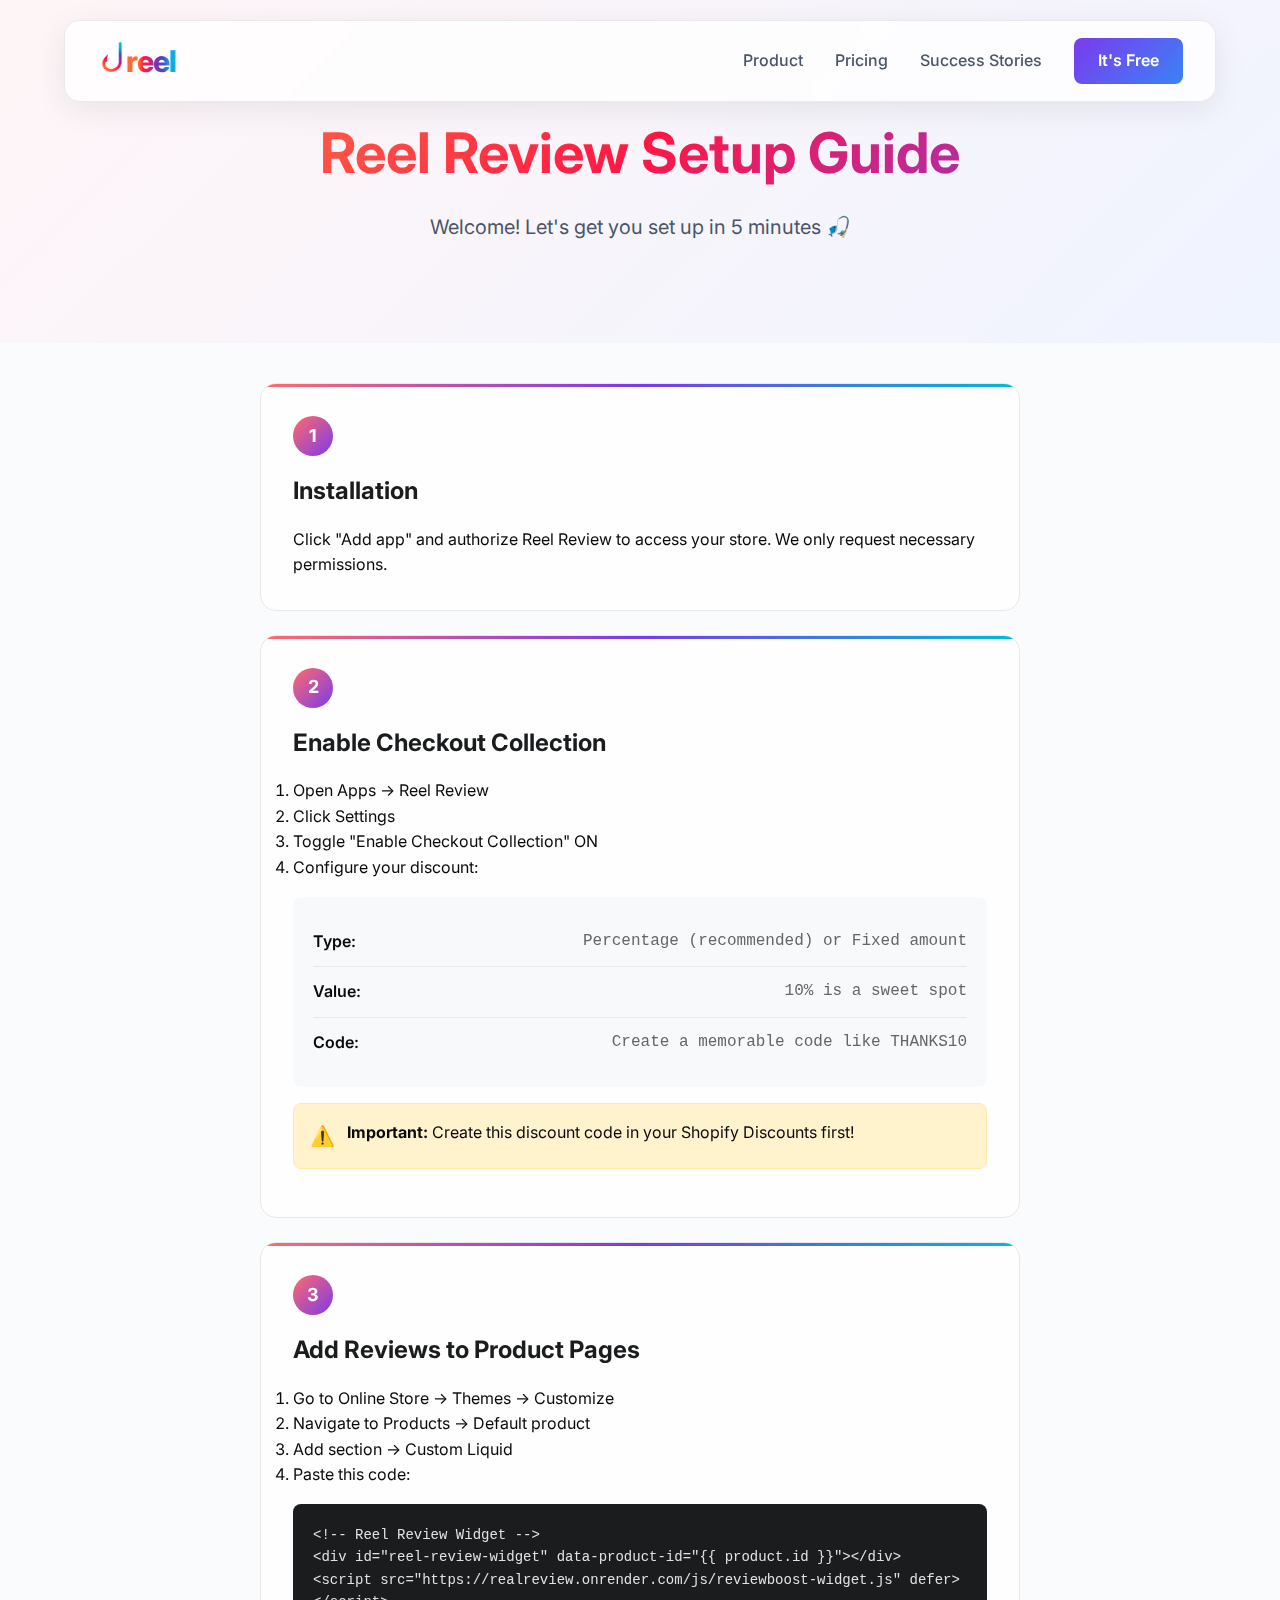
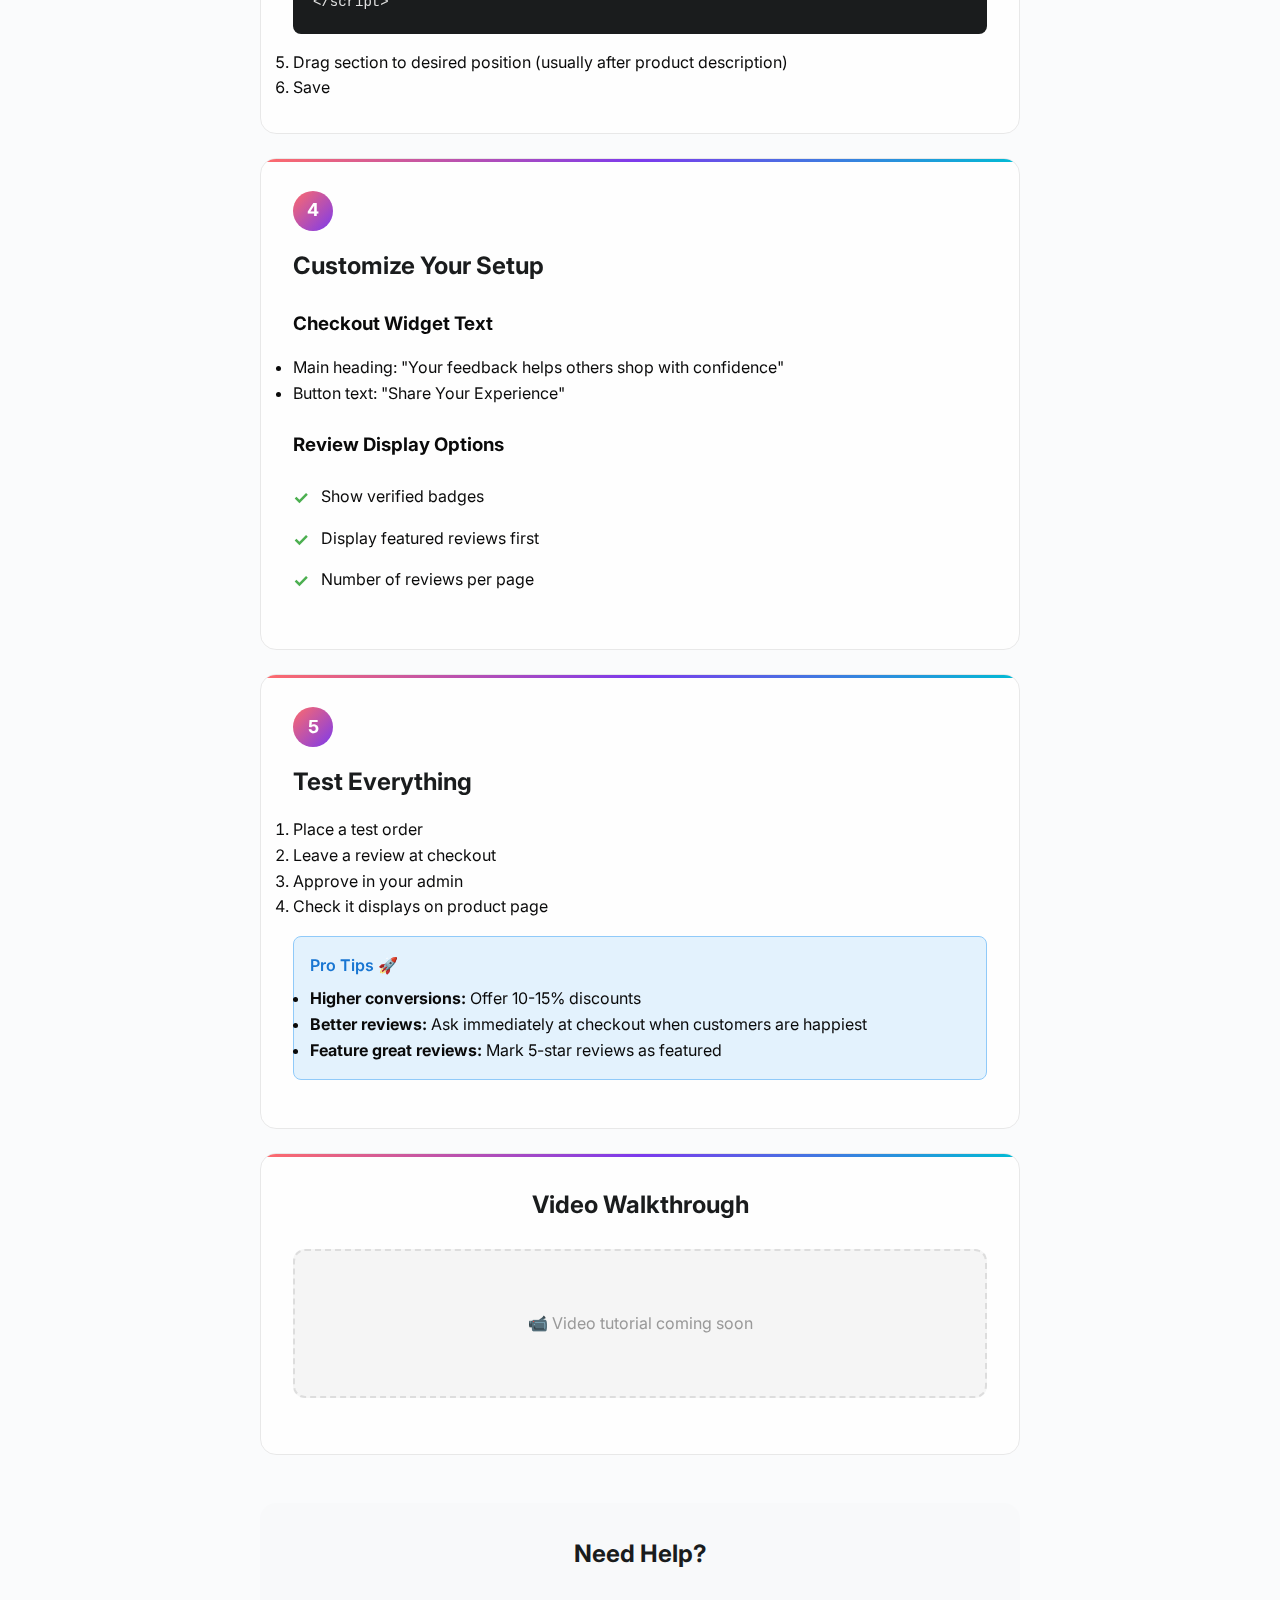
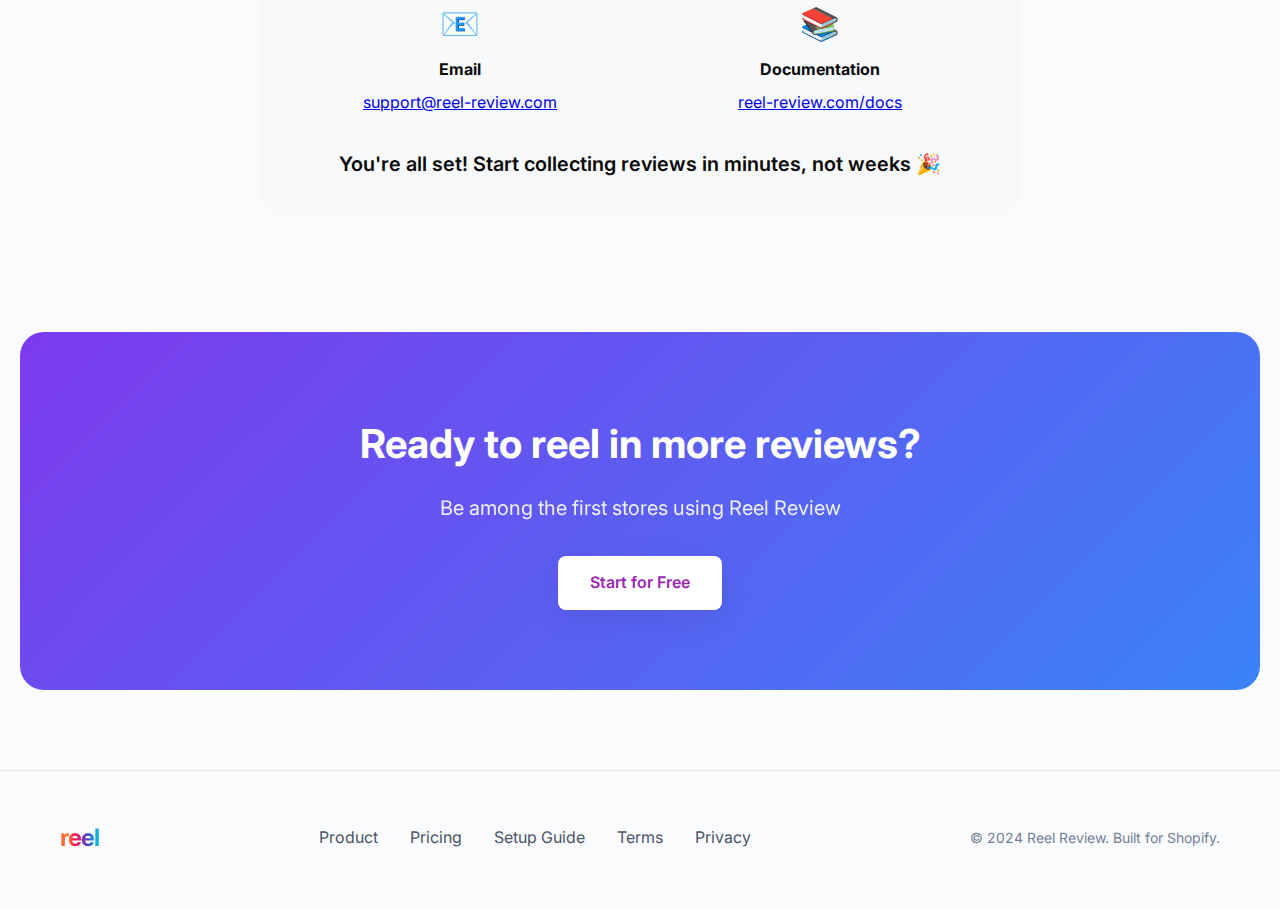
<file: setup.html>
<!DOCTYPE html>
<html lang="en">
<head>
    <meta charset="UTF-8">
    <meta name="viewport" content="width=device-width, initial-scale=1.0">
    <title>Setup Guide - Reel Review | Get Started in 5 Minutes</title>
    <meta name="description" content="Complete setup guide for Reel Review. Start collecting reviews at checkout with our simple installation process.">
    
    <!-- CSS -->
    <link rel="stylesheet" href="css/styles.css">
    
    <!-- Fonts -->
    <link rel="preconnect" href="https://fonts.googleapis.com">
    <link rel="preconnect" href="https://fonts.gstatic.com" crossorigin>
    <link href="https://fonts.googleapis.com/css2?family=Inter:wght@400;500;600;700&display=swap" rel="stylesheet">
    
    <style>
        /* Additional styles specific to setup page */
        .setup-hero {
            background: linear-gradient(135deg, #FFF5F7 0%, #F0F4FF 100%);
            padding: 120px 0 60px;
            text-align: center;
        }
        
        .setup-content {
            max-width: 800px;
            margin: 0 auto;
            padding: 40px 20px;
        }
        
        .step-section {
            background: rgba(255, 255, 255, 0.7);
            backdrop-filter: blur(10px);
            border: 1px solid #E8E8E8;
            border-radius: 16px;
            padding: 32px;
            margin-bottom: 24px;
            position: relative;
            overflow: hidden;
        }
        
        .step-section::before {
            content: '';
            position: absolute;
            top: 0;
            left: 0;
            right: 0;
            height: 3px;
            background: linear-gradient(135deg, #FF6B6B 0%, #7C3AED 50%, #00BCD4 100%);
        }
        
        .step-number {
            display: inline-flex;
            align-items: center;
            justify-content: center;
            width: 40px;
            height: 40px;
            background: linear-gradient(135deg, #FF6B6B 0%, #7C3AED 100%);
            color: white;
            border-radius: 50%;
            font-weight: 700;
            font-size: 18px;
            margin-bottom: 16px;
        }
        
        .step-title {
            font-size: 24px;
            font-weight: 700;
            margin-bottom: 16px;
            color: #1A1C1D;
        }
        
        .code-block {
            background: #1A1C1D;
            color: #E1E1E1;
            padding: 20px;
            border-radius: 8px;
            overflow-x: auto;
            margin: 16px 0;
            font-family: 'Courier New', monospace;
            font-size: 14px;
            line-height: 1.6;
        }
        
        .code-block code {
            color: #E1E1E1;
        }
        
        .warning-box {
            background: #FFF3CD;
            border: 1px solid #FFEAA7;
            border-radius: 8px;
            padding: 16px;
            margin: 16px 0;
            display: flex;
            align-items: start;
            gap: 12px;
        }
        
        .warning-icon {
            font-size: 20px;
            flex-shrink: 0;
        }
        
        .pro-tip {
            background: #E3F2FD;
            border: 1px solid #90CAF9;
            border-radius: 8px;
            padding: 16px;
            margin: 16px 0;
        }
        
        .pro-tip-title {
            font-weight: 600;
            color: #1976D2;
            margin-bottom: 8px;
        }
        
        .checklist {
            list-style: none;
            padding: 0;
            margin: 16px 0;
        }
        
        .checklist li {
            padding: 8px 0;
            padding-left: 28px;
            position: relative;
        }
        
        .checklist li::before {
            content: '✓';
            position: absolute;
            left: 0;
            color: #4CAF50;
            font-weight: 700;
            font-size: 18px;
        }
        
        .video-placeholder {
            background: #F5F5F5;
            border: 2px dashed #DDD;
            border-radius: 12px;
            padding: 60px 20px;
            text-align: center;
            margin: 24px 0;
            color: #999;
        }
        
        .help-section {
            background: #F8F9FA;
            border-radius: 16px;
            padding: 32px;
            margin-top: 48px;
            text-align: center;
        }
        
        .help-grid {
            display: grid;
            grid-template-columns: repeat(auto-fit, minmax(200px, 1fr));
            gap: 24px;
            margin-top: 24px;
        }
        
        .help-item {
            display: flex;
            flex-direction: column;
            align-items: center;
            gap: 8px;
        }
        
        .help-icon {
            font-size: 32px;
        }
        
        .discount-config {
            background: #F8F9FA;
            padding: 20px;
            border-radius: 8px;
            margin: 16px 0;
        }
        
        .config-item {
            display: flex;
            align-items: center;
            justify-content: space-between;
            padding: 12px 0;
            border-bottom: 1px solid #E8E8E8;
        }
        
        .config-item:last-child {
            border-bottom: none;
        }
        
        .config-label {
            font-weight: 600;
        }
        
        .config-value {
            color: #666;
            font-family: 'Courier New', monospace;
        }
    </style>
</head>
<body>
    <!-- Navigation -->
    <nav class="navbar">
        <div class="nav-container">
            <div class="nav-logo">
                <div style="display: flex; align-items: center; justify-content: center; gap: 10px; ">
                    <a href="/" class="logo-text-head">
                        <img src="assets/hooklogo.png" style="width: 30px; height: 30px; margin-right: -5px;" alt="Reel Review Logo">
                        <span style="font-size: 30px; font-weight: 800; letter-spacing: -1px; margin: 0; background: linear-gradient(90deg, #FF6B35 0%, #FF6B35 25%, #FF1744 35%, #E91E63 45%, #9C27B0 55%, #673AB7 65%, #3F51B5 75%, #2196F3 85%, #00BCD4 100%); -webkit-background-clip: text; -webkit-text-fill-color: transparent; background-clip: text; display: inline-block;">reel</span>
                    </a>
                </div>
            </div>
            <div class="nav-menu">
                <a href="product.html" class="nav-link">Product</a>
                <a href="pricing.html" class="nav-link">Pricing</a>
                <a href="customers.html" class="nav-link">Success Stories</a>
                <a href="#" class="nav-cta">It's Free</a>
            </div>
            <div class="nav-mobile-toggle">
                <span></span>
                <span></span>
                <span></span>
            </div>
        </div>
    </nav>

    <!-- Setup Hero -->
    <section class="setup-hero">
        <div class="container">
            <h1 class="hero-title gradient-text">Reel Review Setup Guide</h1>
            <p class="hero-subtitle">Welcome! Let's get you set up in 5 minutes 🎣</p>
        </div>
    </section>

    <!-- Setup Content -->
    <div class="setup-content">
        <!-- Step 1: Installation -->
        <div class="step-section">
            <div class="step-number">1</div>
            <h2 class="step-title">Installation</h2>
            <p>Click "Add app" and authorize Reel Review to access your store. We only request necessary permissions.</p>
        </div>

        <!-- Step 2: Enable Checkout Collection -->
        <div class="step-section">
            <div class="step-number">2</div>
            <h2 class="step-title">Enable Checkout Collection</h2>
            <ol>
                <li>Open Apps → Reel Review</li>
                <li>Click Settings</li>
                <li>Toggle "Enable Checkout Collection" ON</li>
                <li>Configure your discount:</li>
            </ol>
            
            <div class="discount-config">
                <div class="config-item">
                    <span class="config-label">Type:</span>
                    <span class="config-value">Percentage (recommended) or Fixed amount</span>
                </div>
                <div class="config-item">
                    <span class="config-label">Value:</span>
                    <span class="config-value">10% is a sweet spot</span>
                </div>
                <div class="config-item">
                    <span class="config-label">Code:</span>
                    <span class="config-value">Create a memorable code like THANKS10</span>
                </div>
            </div>
            
            <div class="warning-box">
                <span class="warning-icon">⚠️</span>
                <div>
                    <strong>Important:</strong> Create this discount code in your Shopify Discounts first!
                </div>
            </div>
        </div>

        <!-- Step 3: Add Reviews to Product Pages -->
        <div class="step-section">
            <div class="step-number">3</div>
            <h2 class="step-title">Add Reviews to Product Pages</h2>
            <ol>
                <li>Go to Online Store → Themes → Customize</li>
                <li>Navigate to Products → Default product</li>
                <li>Add section → Custom Liquid</li>
                <li>Paste this code:</li>
            </ol>
            
            <div class="code-block">
                <code>&lt;!-- Reel Review Widget --&gt;<br>
&lt;div id="reel-review-widget" data-product-id="{{ product.id }}"&gt;&lt;/div&gt;<br>
&lt;script src="https://realreview.onrender.com/js/reviewboost-widget.js" defer&gt;&lt;/script&gt;</code>
            </div>
            
            <ol start="5">
                <li>Drag section to desired position (usually after product description)</li>
                <li>Save</li>
            </ol>
        </div>

        <!-- Step 4: Customize Your Setup -->
        <div class="step-section">
            <div class="step-number">4</div>
            <h2 class="step-title">Customize Your Setup</h2>
            
            <h3 style="margin-top: 24px; margin-bottom: 16px;">Checkout Widget Text</h3>
            <ul>
                <li>Main heading: "Your feedback helps others shop with confidence"</li>
                <li>Button text: "Share Your Experience"</li>
            </ul>
            
            <h3 style="margin-top: 24px; margin-bottom: 16px;">Review Display Options</h3>
            <ul class="checklist">
                <li>Show verified badges</li>
                <li>Display featured reviews first</li>
                <li>Number of reviews per page</li>
            </ul>
        </div>

        <!-- Step 5: Test Everything -->
        <div class="step-section">
            <div class="step-number">5</div>
            <h2 class="step-title">Test Everything</h2>
            <ol>
                <li>Place a test order</li>
                <li>Leave a review at checkout</li>
                <li>Approve in your admin</li>
                <li>Check it displays on product page</li>
            </ol>
            
            <div class="pro-tip">
                <div class="pro-tip-title">Pro Tips 🚀</div>
                <ul>
                    <li><strong>Higher conversions:</strong> Offer 10-15% discounts</li>
                    <li><strong>Better reviews:</strong> Ask immediately at checkout when customers are happiest</li>
                    <li><strong>Feature great reviews:</strong> Mark 5-star reviews as featured</li>
                </ul>
            </div>
        </div>

        <!-- Video Section -->
        <div class="step-section">
            <h2 class="step-title" style="text-align: center;">Video Walkthrough</h2>
            <div class="video-placeholder">
                <p>📹 Video tutorial coming soon</p>
            </div>
        </div>

        <!-- Help Section -->
        <div class="help-section">
            <h2 class="step-title">Need Help?</h2>
            <div class="help-grid">
                <div class="help-item">
                    <span class="help-icon">📧</span>
                    <strong>Email</strong>
                    <a href="mailto:support@reel-review.com">support@reel-review.com</a>
                </div>
                <div class="help-item">
                    <span class="help-icon">📚</span>
                    <strong>Documentation</strong>
                    <a href="https://reel-review.com/docs">reel-review.com/docs</a>
                </div>
            </div>
            
            <p style="margin-top: 32px; font-size: 20px; font-weight: 600;">
                You're all set! Start collecting reviews in minutes, not weeks 🎉
            </p>
        </div>
    </div>

    <!-- CTA Section -->
    <section class="cta-section">
        <div class="container">
            <div class="cta-content">
                <h2>Ready to reel in more reviews?</h2>
                <p>Be among the first stores using Reel Review</p>
                <a href="#" class="btn btn-white">Start for Free</a>
            </div>
        </div>
    </section>

    <!-- Footer -->
    <footer class="footer">
        <div class="container">
            <div class="footer-content">
                <a href="index.html" class="logo-text logo-small">
                    <span>reel</span>
                </a>
                <div class="footer-links">
                    <a href="product.html">Product</a>
                    <a href="pricing.html">Pricing</a>
                    <a href="setup.html">Setup Guide</a>
                    <a href="terms.html">Terms</a>
                    <a href="privacy.html">Privacy</a>
                </div>
                <div class="footer-copyright">
                    © 2024 Reel Review. Built for Shopify.
                </div>
            </div>
        </div>
    </footer>

    <!-- Mobile Menu Script -->
    <script>
        const mobileToggle = document.querySelector('.nav-mobile-toggle');
        const navMenu = document.querySelector('.nav-menu');
        
        mobileToggle.addEventListener('click', () => {
            navMenu.classList.toggle('active');
            mobileToggle.classList.toggle('active');
        });
    </script>
</body>
</html>
</file>
<file: css/styles.css>
/* Widget Showcase */
.widget-showcase {
    padding: 80px 0;
    background: var(--bg-primary);
}

.section-subtitle {
    text-align: center;
    color: var(--text-secondary);
    font-size: 18px;
    margin-bottom: 48px;
}

/* Publishing Features */
.publishing-features {
    margin-bottom: 80px;
    padding: 40px 20px;  
}

.features-title {
    text-align: center;
    font-size: 32px;
    margin-bottom: 48px;
    color: var(--text-primary);
}

.publishing-grid-two {
    display: grid;
    grid-template-columns: repeat(auto-fit, minmax(400px, 1fr));
    gap: 32px;
    max-width: 900px;
    margin: 0 auto;
}

.publishing-feature {
    text-align: center;
    padding: 40px 32px;
}

.publishing-feature .feature-icon {
    margin: 0 auto 24px;
}

.publishing-feature h4 {
    font-size: 24px;
    margin-bottom: 16px;
}

.publishing-feature p {
    color: var(--text-secondary);
    font-size: 16px;
    line-height: 1.6;
}

/* Review Examples Section */
.review-examples-section {
    max-width: 800px;
    margin: 0 auto;
}

.examples-title {
    text-align: center;
    font-size: 32px;
    margin-bottom: 48px;
    color: var(--text-primary);
}

.reviews-showcase-container {
    display: flex;
    flex-direction: column;
    gap: 24px;
}

/* Individual Review Styles */
.showcase-review-item {
    background: white;
    border: 1px solid var(--border-color);
    border-radius: 12px;
    padding: 24px;
    position: relative;
    box-shadow: var(--shadow-sm);
}

.showcase-review-item.featured {
    border: 2px solid var(--orange);
}

.featured-badge {
    position: absolute;
    top: -12px;
    right: 20px;
    background: var(--orange);
    color: white;
    padding: 4px 16px;
    border-radius: 16px;
    font-size: 11px;
    font-weight: 700;
    letter-spacing: 0.5px;
}

.review-content-wrapper {
    display: flex;
    flex-direction: column;
}

.review-header {
    display: flex;
    gap: 12px;
    margin-bottom: 16px;
}

.reviewer-avatar {
    width: 40px;
    height: 40px;
    background: #e8f4f8;
    color: #4a5568;
    border-radius: 50%;
    display: flex;
    align-items: center;
    justify-content: center;
    font-weight: 600;
    font-size: 16px;
}

.reviewer-info {
    flex: 1;
}

.reviewer-name {
    font-weight: 600;
    font-size: 15px;
    margin-bottom: 2px;
}

.review-meta {
    display: flex;
    gap: 12px;
    font-size: 13px;
    color: var(--text-secondary);
}

.verified-badge {
    color: #10b981;
    font-weight: 500;
}

.review-rating {
    font-size: 16px;
    margin-bottom: 12px;
}

.review-text {
    font-size: 15px;
    line-height: 1.6;
    color: var(--text-primary);
    margin-bottom: 16px;
}

.helpful-action {
    display: flex;
    gap: 12px;
}

.helpful-btn {
    background: none;
    border: 1px solid var(--border-color);
    padding: 6px 16px;
    border-radius: 6px;
    font-size: 14px;
    cursor: pointer;
    transition: all 0.2s;
    display: flex;
    align-items: center;
    gap: 6px;
}

.helpful-btn:hover {
    background: var(--bg-primary);
    border-color: var(--text-secondary);
}

/* Integration Section Updates */
.integration-note {
    text-align: center;
    color: var(--text-secondary);
    font-style: italic;
    margin-top: 24px;
}/* Reset and Base Styles */
* {
    margin: 0;
    padding: 0;
    box-sizing: border-box;
}

:root {
    /* Core Colors from Logo */
    --orange: #FF6B35;
    --pink: #FF1744;
    --purple: #9C27B0;
    --blue: #3F51B5;
    --cyan: #00BCD4;
    
    /* Light Theme Colors */
    --bg-primary: #FAFBFC;
    --bg-surface: #FFFFFF;
    --text-primary: #0A0A0A;
    --text-secondary: #4A5568;
    --text-tertiary: #718096;
    --border-color: rgba(0, 0, 0, 0.08);
    
    /* Gradients */
    --gradient-primary: linear-gradient(135deg, #7C3AED 0%, #3B82F6 100%);
    --gradient-accent: linear-gradient(135deg, #FF8C42 0%, #FF1744 50%, #7C3AED 100%);
    
    /* Shadows */
    --shadow-sm: 0 2px 4px rgba(0, 0, 0, 0.05);
    --shadow-md: 0 8px 32px rgba(0, 0, 0, 0.08);
    --shadow-lg: 0 16px 48px rgba(0, 0, 0, 0.12);
}

/* ADD these at the top of styles.css */
html {
    overflow-x: hidden;
    width: 100%;
    position: relative;
}


/* UPDATE your existing .hero class by adding overflow */
.hero {
    margin-top: 140px;
    padding: 60px 0 80px;
    position: relative;
    overflow: hidden;  /* ADD THIS LINE */
}

body {
    font-family: 'Inter', -apple-system, BlinkMacSystemFont, 'Segoe UI', Roboto, sans-serif;
    background-color: var(--bg-primary);
    color: var(--text-primary);
    line-height: 1.6;
    overflow-x: hidden;
}

.container {
    max-width: 1200px;
    margin: 0 auto;
    padding: 0 20px;
}

/* Navigation */
.navbar {
    position: fixed;
    top: 20px;
    left: 50%;
    transform: translateX(-50%);
    width: 90%;
    max-width: min(1200px, calc(100vw - 40px)); /* CHANGE this line */
    background: rgba(255, 255, 255, 0.8);
    backdrop-filter: blur(10px);
    border: 1px solid var(--border-color);
    border-radius: 16px;
    padding: 16px 32px;
    z-index: 1000;
    box-shadow: var(--shadow-md);
}

.nav-container {
    display: flex;
    justify-content: space-between;
    align-items: center;
}
.logo-text-head{
    text-decoration: none;
}
/* Logo Text Style */
.logo-text {
    font-size: 32px;
    font-weight: 700;
    text-decoration: none;
    letter-spacing: -1px;
    background: linear-gradient(90deg, 
        #FF6B35 0%,      /* Orange for 'r' */
        #FF6B35 25%,     /* Orange ends */
        #FF1744 35%,     /* Transition to pink/magenta */
        #E91E63 45%,     /* Magenta for first 'e' */
        #9C27B0 55%,     /* Purple/violet for second 'e' */
        #673AB7 65%,     /* Deep purple transition */
        #3F51B5 75%,     /* Blue beginning */
        #2196F3 85%,     /* Light blue */
        #00BCD4 100%     /* Cyan for 'l' */
    );
    -webkit-background-clip: text;
    -webkit-text-fill-color: transparent;
    background-clip: text;
    display: inline-block;
}

.nav-menu {
    display: flex;
    gap: 32px;
    align-items: center;
}

.nav-link {
    color: var(--text-secondary);
    text-decoration: none;
    font-weight: 500;
    transition: color 0.3s;
}

.nav-link:hover {
    color: var(--text-primary);
}

.nav-cta {
    background: var(--gradient-primary);
    color: white;
    padding: 10px 24px;
    border-radius: 8px;
    text-decoration: none;
    font-weight: 600;
    transition: transform 0.3s, box-shadow 0.3s;
}

.nav-cta:hover {
    transform: translateY(-2px);
    box-shadow: 0 8px 24px rgba(124, 58, 237, 0.3);
}

.nav-mobile-toggle {
    display: none;
    flex-direction: column;
    gap: 4px;
    cursor: pointer;
}

.nav-mobile-toggle span {
    width: 24px;
    height: 2px;
    background: var(--text-primary);
    transition: all 0.3s;
}

/* Hero Section */
.hero {
    margin-top: 140px;
    padding: 60px 0 80px;
    position: relative;
}

.hero-bg-gradient {
    position: absolute;
    top: -100px;
    right: -100px;
    width: 400px;
    height: 400px;
    background: radial-gradient(circle, rgba(124, 58, 237, 0.1) 0%, transparent 70%);
    pointer-events: none;
}

.hero-content {
    text-align: center;
    max-width: 800px;
    margin: 0 auto;
    position: relative;
    z-index: 2;
}

.hero-badge {
    display: inline-block;
    background: rgba(124, 58, 237, 0.1);
    color: var(--purple);
    padding: 8px 16px;
    border-radius: 24px;
    font-size: 14px;
    font-weight: 600;
    margin-bottom: 0 auto 24px;
}

.hero-title {
    font-size: 56px;
    font-weight: 700;
    line-height: 1.2;
    margin-bottom: 24px;
}

.gradient-text {
    background: var(--gradient-accent);
    -webkit-background-clip: text;
    -webkit-text-fill-color: transparent;
    background-clip: text;
    /* text-align: center; */
    display: block
}

.hero-subtitle {
    font-size: 20px;
    color: var(--text-secondary);
    margin-bottom: 40px;
    line-height: 1.6;
}

.hero-buttons {
    display: flex;
    gap: 16px;
    justify-content: center;
    margin-bottom: 48px;
}

.btn {
    padding: 14px 32px;
    border-radius: 8px;
    font-weight: 600;
    text-decoration: none;
    transition: all 0.3s;
    display: inline-flex;
    align-items: center;
    gap: 8px;
}

.btn-primary {
    background: var(--gradient-primary);
    color: white;
    box-shadow: 0 4px 16px rgba(124, 58, 237, 0.2);
}

.btn-primary:hover {
    transform: translateY(-2px);
    box-shadow: 0 8px 24px rgba(124, 58, 237, 0.3);
}

.btn-secondary {
    background: rgba(255, 255, 255, 0.9);
    color: var(--text-primary);
    border: 1px solid var(--border-color);
}

.btn-secondary:hover {
    background: white;
    box-shadow: var(--shadow-md);
}

.btn-white {
    background: white;
    color: var(--purple);
    box-shadow: var(--shadow-md);
}

.hero-social-proof {
    display: flex;
    align-items: center;
    justify-content: center;
    gap: 12px;
    color: var(--text-secondary);
}

.launch-message {
    font-size: 16px;
    font-weight: 600;
    color: var(--purple);
    background: rgba(124, 58, 237, 0.1);
    padding: 12px 24px;
    border-radius: 24px;
}

/* Info Icon for Citations */
.info-icon {
    display: inline-block;
    font-size: 14px;
    color: var(--text-tertiary);
    cursor: help;
    margin-left: 4px;
    position: relative;
}

.info-icon:hover {
    color: var(--purple);
}

/* Floating Review Cards */
.floating-cards {
    position: absolute;
    width: 100%;
    height: 100%;
    top: 0;
    left: 0;
    pointer-events: none;
}

.review-card {
    position: absolute;
    background: rgba(255, 255, 255, 0.9);
    backdrop-filter: blur(10px);
    border: 1px solid var(--border-color);
    border-radius: 12px;
    padding: 20px;
    box-shadow: var(--shadow-md);
    animation: float 6s ease-in-out infinite;
}

.review-card.card-1 {
    top: 20%;
    left: 10%;
    animation-delay: 0s;
}

.review-card.card-2 {
    top: 60%;
    right: 15%;
    animation-delay: 2s;
}

.review-card.card-3 {
    bottom: 20%;
    left: 20%;
    animation-delay: 4s;
}

@keyframes float {
    0%, 100% { transform: translateY(0); }
    50% { transform: translateY(-20px); }
}

.review-stars {
    color: #FFB800;
    margin-bottom: 8px;
}

.review-card p {
    font-weight: 600;
    margin-bottom: 4px;
}

.review-card span {
    font-size: 14px;
    color: var(--text-tertiary);
}

/* Glass Card Effect */
.glass-card {
    background: rgba(255, 255, 255, 0.7);
    backdrop-filter: blur(10px);
    border: 1px solid var(--border-color);
    box-shadow: var(--shadow-md);
    border-radius: 16px;
    padding: 32px;
    transition: all 0.3s;
}

.glass-card:hover {
    background: rgba(255, 255, 255, 0.9);
    box-shadow: var(--shadow-lg);
    transform: translateY(-4px);
}

/* Features Section */
.features {
    padding: 60px 0 40px;
}

.features-grid {
    display: grid;
    grid-template-columns: repeat(auto-fit, minmax(320px, 1fr));
    gap: 32px;
    margin-bottom: 60px;
}

.feature-card {
    background: rgba(255, 255, 255, 0.7);
    backdrop-filter: blur(10px);
    border: 1px solid var(--border-color);
    border-radius: 16px;
    padding: 32px;
    transition: all 0.3s;
    position: relative;
    overflow: hidden;
}

.feature-card::before {
    content: '';
    position: absolute;
    top: 0;
    left: 0;
    right: 0;
    height: 3px;
    background: var(--gradient-primary);
    opacity: 0;
    transition: opacity 0.3s;
}

.feature-card:hover {
    transform: translateY(-4px);
    box-shadow: var(--shadow-lg);
}

.feature-card:hover::before {
    opacity: 1;
}

.feature-number {
    font-size: 48px;
    font-weight: 700;
    margin-bottom: 16px;
}

 /* Fix feature card titles */
.feature-detailed h3 {
    text-align: center;
    margin-bottom: 16px;
}

.feature-card h3 {
    font-size: 24px;
    margin-bottom: 16px;
    text-align: center;
}

.feature-list {
    list-style: none;
}

.feature-list li {
    color: var(--text-secondary);
    padding: 8px 0;
    position: relative;
    padding-left: 24px;
}

.feature-list li::before {
    content: '✓';
    position: absolute;
    left: 0;
    color: var(--cyan);
    font-weight: 700;
}

/* Review Examples Section */
.review-examples {
    margin-top: 40px;
}

.examples-title {
    text-align: center;
    font-size: 20px;
    color: var(--text-secondary);
    margin-bottom: 24px;
}

.review-showcase {
    display: grid;
    grid-template-columns: repeat(auto-fit, minmax(300px, 1fr));
    gap: 24px;
    max-width: 800px;
    margin: 0 auto;
}

.showcase-review {
    background: white;
    padding: 24px;
    border-radius: 12px;
    box-shadow: var(--shadow-sm);
    border: 1px solid var(--border-color);
    position: relative;
}

.showcase-review.featured {
    border: 2px solid var(--orange);
}

.featured-badge {
    position: absolute;
    top: -12px;
    left: 20px;
    background: var(--orange);
    color: white;
    padding: 4px 12px;
    border-radius: 12px;
    font-size: 12px;
    font-weight: 600;
}

.showcase-review .review-stars {
    font-size: 16px;
    margin-bottom: 12px;
}

.review-text {
    color: var(--text-primary);
    line-height: 1.5;
    margin-bottom: 16px;
    font-size: 15px;
}

.review-footer {
    display: flex;
    justify-content: space-between;
    align-items: center;
    font-size: 14px;
}

.reviewer-name {
    font-weight: 600;
    color: var(--text-primary);
}

.verified-badge {
    color: var(--cyan);
    font-size: 13px;
}
/* Visual Comparison Bars */
.comparison-visual {
    max-width: 600px;
    margin: 60px auto;
    padding: 40px;
}

.comparison-bars {
    display: flex;
    flex-direction: column;
    gap: 32px;
}

.bar-label {
    font-weight: 600;
    margin-bottom: 8px;
    font-size: 18px;
}

.bar-container {
    background: #f0f0f0;
    border-radius: 12px;
    height: 40px;
    position: relative;
    overflow: hidden;
}

.bar {
    height: 100%;
    border-radius: 12px;
    display: flex;
    align-items: center;
    justify-content: flex-end;
    padding-right: 16px;
    transition: width 2s ease-out;
}

.bar-email {
    background: #e0e0e0;
    min-width: 60px; /* So 2% is visible */
}

.bar-reel {
    background: var(--gradient-primary);
}

.bar-percentage {
    color: white;
    font-weight: 700;
    font-size: 20px;
}

.bar-email .bar-percentage {
    color: #666;
}

.bar-description {
    font-size: 14px;
    color: var(--text-tertiary);
    margin-top: 8px;
}

/* How It Works */
.how-it-works {
    padding: 80px 0;
    background: white;
}

.section-title {
    text-align: center;
    font-size: 40px;
    margin-bottom: 48px;
    padding: 0 20px;
}

.process-flow {
    display: flex;
    align-items: center;
    justify-content: center;
    gap: 24px;
    flex-wrap: wrap;
}

.process-step {
    text-align: center;
}

.step-icon {
    width: 80px;
    height: 80px;
    display: flex;
    align-items: center;
    justify-content: center;
    font-size: 32px;
    margin: 0 auto 16px;
}

.gradient-circle {
    background: var(--gradient-primary);
    border-radius: 50%;
    color: white;
}

.process-arrow {
    font-size: 32px;
    color: var(--text-tertiary);
}

/* Social Proof */
.social-proof {
    padding: 80px 0;
}

.metrics-grid {
    display: grid;
    grid-template-columns: repeat(auto-fit, minmax(250px, 1fr));
    gap: 32px;
}

.metric-card {
    text-align: center;
}

.metric-value {
    font-size: 48px;
    font-weight: 700;
    margin-bottom: 8px;
}

.metric-label {
    color: var(--text-secondary);
    font-size: 18px;
}

/* Metrics Footnote */
.metrics-footnote {
    text-align: center;
    margin-top: 24px;
    font-size: 14px;
    color: var(--text-tertiary);
    font-style: italic;
}

/* CTA Section */
.cta-section {
    padding: 80px 0;
    background: var(--gradient-primary);
    color: white;
    text-align: center;
    border-radius: 24px;
    margin: 80px 20px;
}

.cta-content h2 {
    font-size: 40px;
    margin-bottom: 16px;
}

.cta-content p {
    font-size: 20px;
    margin-bottom: 32px;
    opacity: 0.9;
}

/* Footer */
.footer {
    padding: 48px 0;
    border-top: 1px solid var(--border-color);
}

.footer-content {
    display: flex;
    justify-content: space-between;
    align-items: center;
    flex-wrap: wrap;
    gap: 32px;
}

.footer-links {
    display: flex;
    gap: 32px;
}

.footer-links a {
    color: var(--text-secondary);
    text-decoration: none;
    transition: color 0.3s;
}

.footer-links a:hover {
    color: var(--text-primary);
}

.footer-copyright {
    color: var(--text-tertiary);
    font-size: 14px;
}
/* Trust Badges */
.trust-section {
    margin-top: 40px;
    padding-top: 40px;
    border-top: 1px solid var(--border-color);
}

.trust-badges {
    display: grid;
    grid-template-columns: repeat(auto-fit, minmax(200px, 1fr));
    gap: 24px;
    margin-bottom: 40px;
    padding-left: 50px;
}

.trust-badge {
    display: flex;
    align-items: center;
    gap: 12px;
}

.trust-icon {
    font-size: 28px;
    width: 48px;
    height: 48px;
    background: rgba(124, 58, 237, 0.1);
    border-radius: 12px;
    display: flex;
    align-items: center;
    justify-content: center;
}

.trust-text {
    display: flex;
    flex-direction: column;
}

.trust-text strong {
    font-size: 14px;
    color: var(--text-primary);
}

.trust-text span {
    font-size: 12px;
    color: var(--text-tertiary);
}

.shopify-badge .trust-icon {
    background: rgba(96, 165, 250, 0.1);
}

/* Logo variations */
.logo-text.logo-small {
    font-size: 24px;
}

/* Product Page Styles */
.product-hero {
    margin-top: 140px;
    padding: 60px 0 80px;
}

.product-hero-grid {
    display: grid;
    grid-template-columns: 1fr 1fr;
    gap: 80px;
    align-items: center;
}

.product-hero-content h1 {
    font-size: 48px;
    margin-bottom: 24px;
}

.browser-mockup {
    background: white;
    border-radius: 12px;
    box-shadow: var(--shadow-lg);
    overflow: hidden;
}

.browser-bar {
    background: #f5f5f5;
    padding: 12px 16px;
    display: flex;
    align-items: center;
    gap: 16px;
    border-bottom: 1px solid #e0e0e0;
}

.browser-dots {
    display: flex;
    gap: 8px;
}

.browser-dots span {
    width: 12px;
    height: 12px;
    background: #ddd;
    border-radius: 50%;
}

.browser-url {
    flex: 1;
    background: white;
    padding: 6px 12px;
    border-radius: 6px;
    font-size: 14px;
    color: #666;
}

.browser-content {
    padding: 32px;
    background: #fafafa;
    min-height: 300px;
}

.stat-cards-preview {
    display: grid;
    grid-template-columns: repeat(3, 1fr);
    gap: 20px;
}

.stat-preview {
    background: white;
    padding: 24px;
    border-radius: 12px;
    text-align: center;
    box-shadow: var(--shadow-sm);
}

.stat-number {
    display: block;
    font-size: 32px;
    font-weight: 700;
    margin-bottom: 8px;
}

.stat-label {
    color: var(--text-secondary);
    font-size: 14px;
}

.core-features {
    padding: 80px 0;
    background: white;
}

.features-detailed-grid {
    display: grid;
    grid-template-columns: repeat(auto-fit, minmax(280px, 1fr));
    gap: 32px;
}

.feature-detailed {
    padding: 40px 2px;
    text-align: left;    /* Keep list items left-aligned */
}

.feature-icon {
    width: 64px;
    height: 64px;
    font-size: 28px;
    margin: 0 auto 24px;  /* Center icons */
    margin-bottom: 24px;
    display: flex;
    align-items: center;
    justify-content: center;
}

.feature-checklist {
    list-style: none;
    margin-top: 20px;
    text-align: left;
    max-width: 280px;
    margin: 20px auto 0;  
}

.feature-checklist li {
    padding: 8px 0;
    color: var(--text-secondary);
    position: relative;
    padding-left: 24px;
}

.feature-checklist li::before {
    content: '✓';
    position: absolute;
    left: 0;
    color: var(--cyan);
    font-weight: 700;
}

/* Widget Showcase */
.widget-showcase {
    padding: 80px 0;
    background: var(--bg-primary);
}

.section-subtitle {
    text-align: center;
    color: var(--text-secondary);
    font-size: 18px;
    margin-bottom: 48px;
}

.widget-examples {
    display: grid;
    grid-template-columns: repeat(auto-fit, minmax(300px, 1fr));
    gap: 32px;
}

.widget-example h4 {
    margin-bottom: 20px;
}

.widget-preview {
    padding: 24px;
    background: var(--bg-primary);
    border-radius: 12px;
    min-height: 150px;
}

.mini-review {
    margin-bottom: 16px;
}

.mini-review p {
    margin: 8px 0;
    font-weight: 500;
}

.mini-review span {
    font-size: 14px;
    color: var(--text-tertiary);
}

.carousel-style {
    text-align: center;
}

.carousel-dots {
    display: flex;
    justify-content: center;
    gap: 8px;
    margin-bottom: 20px;
}

.carousel-dots span {
    width: 8px;
    height: 8px;
    background: #ddd;
    border-radius: 50%;
}

.carousel-dots .active {
    background: var(--purple);
}

.summary-style {
    text-align: center;
}

.big-rating {
    font-size: 48px;
    font-weight: 700;
    color: var(--purple);
}

.review-count {
    display: block;
    margin-top: 8px;
    color: var(--text-secondary);
}

/* Integrations */
.integrations {
    padding: 80px 0;
    background: white;
}

.integration-list {
    display: flex;
    justify-content: center;
    gap: 48px;
    flex-wrap: wrap;
    margin-top: 48px;
}

.integration-item {
    font-size: 18px;
    color: var(--text-secondary);
    font-weight: 500;
}

/* Comparison Table */
.comparison {
    padding: 80px 0;
}

.comparison-table {
    overflow-x: auto;
}

.comparison-table table {
    width: 100%;
    border-collapse: collapse;
}

.comparison-table th {
    text-align: left;
    padding: 20px;
    font-weight: 600;
    border-bottom: 2px solid var(--border-color);
}

.comparison-table th.highlight {
    color: var(--purple);
}

.comparison-table td {
    padding: 20px;
    border-bottom: 1px solid var(--border-color);
}

.comparison-table .check {
    color: var(--cyan);
    font-weight: 700;
    font-size: 20px;
}

.comparison-table .cross {
    color: #FF1744;
    font-weight: 700;
    font-size: 20px;
}

.comparison-table .maybe {
    color: var(--text-tertiary);
    font-weight: 700;
    font-size: 20px;
}

/* Pricing Page */
.pricing-hero {
    margin-top: 140px;
    padding: 40px 0;
    text-align: center;
}

.pricing-hero h1 {
    font-size: 48px;
    margin-bottom: 16px;
}

.pricing-cards {
    padding: 40px 0 80px;
}

.pricing-grid {
    display: grid;
    grid-template-columns: repeat(auto-fit, minmax(320px, 1fr));
    gap: 32px;
    max-width: 1000px;
    margin: 0 auto;
}

.pricing-card {
    padding: 40px;
    position: relative;
    display: flex;
    flex-direction: column;
}

.pricing-card.featured {
    border: 2px solid var(--purple);
    transform: scale(1.05);
}

.popular-badge {
    position: absolute;
    top: -12px;
    left: 50%;
    transform: translateX(-50%);
    background: var(--gradient-primary);
    color: white;
    padding: 6px 20px;
    border-radius: 20px;
    font-size: 14px;
    font-weight: 600;
}

.plan-header {
    text-align: center;
    margin-bottom: 32px;
}

.plan-name {
    font-size: 24px;
    margin-bottom: 16px;
}

.plan-price {
    display: flex;
    align-items: baseline;
    justify-content: center;
    margin-bottom: 8px;
}

.currency {
    font-size: 24px;
    color: var(--text-secondary);
}

.amount {
    font-size: 48px;
    font-weight: 700;
    margin: 0 4px;
}

.period {
    color: var(--text-secondary);
}

.plan-description {
    color: var(--text-secondary);
}

.plan-features {
    flex: 1;
    margin-bottom: 32px;
}

.plan-features ul {
    list-style: none;
}

.plan-features li {
    padding: 12px 0;
    color: var(--text-secondary);
    position: relative;
    padding-left: 24px;
}

.plan-features li::before {
    content: '✓';
    position: absolute;
    left: 0;
    color: var(--cyan);
    font-weight: 700;
}

.btn-full {
    width: 100%;
    justify-content: center;
}

/* FAQ */
.faq {
    padding: 80px 0;
    background: var(--bg-primary);
}

.faq-grid {
    display: grid;
    grid-template-columns: repeat(auto-fit, minmax(400px, 1fr));
    gap: 24px;
    max-width: 900px;
    margin: 0 auto;
}

.faq-item {
    overflow: hidden;
}

.faq-question {
    width: 100%;
    padding: 24px;
    background: none;
    border: none;
    text-align: left;
    font-size: 18px;
    font-weight: 600;
    cursor: pointer;
    display: flex;
    justify-content: space-between;
    align-items: center;
}

.faq-icon {
    font-size: 24px;
    transition: transform 0.3s;
}

.faq-item.active .faq-icon {
    transform: rotate(45deg);
}

.faq-answer {
    padding: 0 24px;
    max-height: 0;
    overflow: hidden;
    transition: max-height 0.3s, padding 0.3s;
}

.faq-item.active .faq-answer {
    padding: 0 24px 24px;
    max-height: 200px;
}

/* Customers Page */
.customers-hero {
    margin-top: 140px;
    padding: 60px 0 80px;
    text-align: center;
}

.customers-hero h1 {
    font-size: 48px;
    margin-bottom: 16px;
}

.hero-metrics {
    display: flex;
    justify-content: center;
    gap: 80px;
    margin-top: 48px;
}

.hero-metric {
    text-align: center;
}

.metric-large {
    font-size: 56px;
    font-weight: 700;
    margin-bottom: 8px;
}

.testimonials {
    padding: 80px 0;
    background: var(--bg-primary);
}

.testimonials-grid {
    display: grid;
    grid-template-columns: repeat(auto-fit, minmax(350px, 1fr));
    gap: 32px;
}

.testimonial-card {
    padding: 32px;
}

.testimonial-text {
    font-size: 18px;
    line-height: 1.6;
    margin: 20px 0;
}

.testimonial-author {
    margin-top: 24px;
}

.testimonial-author strong {
    display: block;
    margin-bottom: 4px;
}

.testimonial-author span {
    color: var(--text-secondary);
    font-size: 14px;
}

.success-stories {
    padding: 80px 0;
}

.story-card {
    padding: 48px;
    max-width: 800px;
    margin: 0 auto;
}

.story-content h3 {
    font-size: 28px;
    margin-bottom: 16px;
}

.story-content p {
    font-size: 18px;
    color: var(--text-secondary);
    margin-bottom: 32px;
}

.story-stats {
    display: flex;
    justify-content: space-around;
    margin-top: 32px;
}

.story-stat {
    text-align: center;
}

.story-stat .stat-number {
    font-size: 40px;
    font-weight: 700;
    display: block;
    margin-bottom: 8px;
}

.store-logos {
    padding: 80px 0;
    background: var(--bg-primary);
}

.logos-grid {
    display: grid;
    grid-template-columns: repeat(auto-fit, minmax(200px, 1fr));
    gap: 32px;
    margin-top: 48px;
}

.logo-item {
    text-align: center;
    padding: 24px;
    background: white;
    border-radius: 12px;
    font-weight: 600;
    color: var(--text-secondary);
    transition: all 0.3s;
}

.logo-item:hover {
    transform: translateY(-4px);
    box-shadow: var(--shadow-md);
}

/* NEW */
/* END NEW */
/* Checkout Widget Showcase */
.checkout-showcase {
    padding: 80px 0;
    background: white;
}

.checkout-showcase .container {
    max-width: 1200px;
    margin: 0 auto;
    padding: 0 20px;
}

.checkout-showcase .section-title {
    text-align: center;
    font-size: 40px;
    margin-bottom: 16px;
}

.checkout-showcase .section-subtitle {
    text-align: center;
    color: #4A5568;
    font-size: 18px;
    margin-bottom: 48px;
}

/* Main checkout flow - responsive grid */
.checkout-flow {
    display: grid;
    grid-template-columns: repeat(3, 1fr);  /* 3 columns on desktop */
    gap: 24px;
    margin-bottom: 48px;
}



.checkout-card {
    position: relative;
}

.step-label {
    text-align: center;
    font-weight: 600;
    color: #7C3AED;
    margin-bottom: 16px;
    font-size: 16px;
}

.widget-mockup {
    background: white;
    border: 2px solid #e0e0e0;
    border-radius: 16px;
    padding: 24px;
    box-shadow: 0 4px 12px rgba(0, 0, 0, 0.08);
    min-height: 550px;
    height: auto;  /* Change from fixed height */
    display: flex;
    flex-direction: column;
    justify-content: space-between;
    max-width: 100%;  /* Prevent overflow */
    box-sizing: border-box;  /* Include padding in width */
}

.widget-mockup h4 {
    text-align: center;
    font-size: 20px;
    margin-bottom: 20px;
    color: #333;
}

.stars-row {
    display: flex;
    justify-content: center;
    gap: 8px;
    margin-bottom: 20px;
    font-size: 32px;
}

.stars-row .star {
    cursor: pointer;
    filter: grayscale(1);
    opacity: 0.3;
}

.stars-row.selected .star.active {
    filter: grayscale(0);
    opacity: 1;
}

.incentive-bar {
    background: var(--gradient-primary);  /* CHANGE THIS */
    color: white;
    padding: 12px 20px;
    border-radius: 8px;
    text-align: center;
    font-weight: 500;
    margin-bottom: 20px;
}

/* Form Fields */
.form-fields {
    flex: 1;
    margin-top: 20px;  /* ADD this line */
}

.field-preview {
    background: #f5f5f5;
    padding: 10px 14px;  /* CHANGE from 12px 16px */
    border-radius: 8px;
    margin-bottom: 10px;  /* CHANGE from 12px */
    font-size: 14px;
    color: #666;
}

.textarea-preview p {
    font-size: 13px;  /* CHANGE from 14px */
    color: #666;
    margin-bottom: 6px;  /* CHANGE from 8px */
}

.sample-text {
    background: #f5f5f5;
    padding: 10px 14px;  /* CHANGE from 12px 16px */
    border-radius: 8px;
    font-size: 13px;  /* CHANGE from 14px */
    color: #333;
    min-height: 60px;  /* CHANGE from 80px */
}

.button-row {
    display: flex;
    gap: 12px;
    margin-top: 20px;
}

.skip-btn {
    flex: 1;
    padding: 10px;
    background: white;
    border: 1px solid #ddd;
    border-radius: 8px;
    color: #666;
    font-weight: 500;
    cursor: pointer;
}

.submit-btn {
    flex: 2;
    padding: 10px;
    background: var(--gradient-primary);  /* CHANGE THIS */
    border: none;
    border-radius: 8px;
    color: white;
    font-weight: 600;
    cursor: pointer;
}

/* Success State */
.widget-mockup.success {
    text-align: center;
}

.party-emoji {
    font-size: 48px;
    margin-bottom: 16px;
}

.discount-section {
    background: #f0f9ff;
    border: 2px dashed var(--gradient-primary);  /* CHANGE THIS */
    border-radius: 12px;
    padding: 20px;
    margin: 20px 0;
}

.discount-label {
    font-size: 14px;
    color: #666;
    margin-bottom: 8px;
}

.discount-code-box {
    font-size: 28px;
    font-weight: 700;
    color: var(--gradient-primary);  /* CHANGE THIS */
    letter-spacing: 2px;
    margin: 8px 0;
}

.discount-info {
    font-size: 14px;
    color: #666;
}

.thank-text {
    color: #666;
    font-size: 14px;
    margin: 20px 0;
}

.continue-btn {
    background: var(--gradient-primary);  /* CHANGE THIS */
    color: white;
    padding: 14px 32px;
    border: none;
    border-radius: 8px;
    font-weight: 600;
    font-size: 16px;
    cursor: pointer;
}

/* Real-time Banner */
.realtime-banner {
    max-width: 1200px;
    margin: 0 auto;
    background: white;
    border: 3px solid transparent;
    background-image: linear-gradient(white, white), linear-gradient(135deg, #FF8C42 0%, #FF1744 50%, #7C3AED 100%);
    background-origin: border-box;
    background-clip: padding-box, border-box;
    border-radius: 16px;
    padding: 48px;
    text-align: center;
    position: relative;
}

.realtime-banner h3 {
    font-size: 36px;
    margin-bottom: 16px;
}

.realtime-banner p {
    font-size: 18px;
    color: #4A5568;
    margin-bottom: 24px;
}

.live-indicator {
    display: inline-flex;
    align-items: center;
    gap: 12px;
    background: linear-gradient(135deg, #7C3AED 0%, #3B82F6 100%);
    color: white;
    padding: 12px 24px;
    border-radius: 24px;
    font-weight: 600;
}

.pulse {
    width: 12px;
    height: 12px;
    background: white;
    border-radius: 50%;
    animation: pulse 2s infinite;
}

@keyframes pulse {
    0% {
        opacity: 1;
        transform: scale(1);
    }
    50% {
        opacity: 0.5;
        transform: scale(1.2);
    }
    100% {
        opacity: 1;
        transform: scale(1);
    }
}
/* new customer */
/* Success Stories Page Styles */

/* Transformation Section */
.transformation-section {
    padding: 80px 0;
    background: var(--bg-primary);
}

.transformation-grid {
    display: grid;
    grid-template-columns:  1fr 1fr 1.5fr;  /* CHANGE THIS - gives 3rd column 50% more width */
    gap: 32px;
}

.transformation-card {
    padding: 40px;
    text-align: center;
}

.before-after {
    display: flex;
    align-items: center;
    justify-content: space-around;
    gap: 24px;
}

.before, .after {
    flex: 1;
}

.label {
    display: block;
    font-size: 14px;
    font-weight: 600;
    text-transform: uppercase;
    letter-spacing: 1px;
    margin-bottom: 12px;
}

.before .label {
    color: var(--text-tertiary);
}

.after .label {
    color: var(--purple);
}

.metric-bad {
    font-size: 48px;
    font-weight: 700;
    color: var(--text-tertiary);
    margin-bottom: 8px;
}

.metric-good {
    font-size: 48px;
    font-weight: 700;
    margin-bottom: 8px;
}

.arrow {
    font-size: 32px;
    color: var(--text-secondary);
}

/* Day in Life Section */
.day-in-life {
    padding: 80px 0;
    background: white;
}

.timeline {
    display: grid;
    gap: 24px;
    max-width: 800px;
    margin: 0 auto;
}

.timeline-item {
    display: flex;
    gap: 32px;
    padding: 32px;
    align-items: center;
}

.day {
    background: var(--gradient-primary);
    color: white;
    padding: 12px 24px;
    border-radius: 24px;
    font-weight: 600;
    white-space: nowrap;
}

.timeline-content h4 {
    font-size: 20px;
    margin-bottom: 8px;
}

.timeline-content p {
    color: var(--text-secondary);
    line-height: 1.6;
}

/* Industry Benefits */
.industry-benefits {
    padding: 80px 0;
    background: var(--bg-primary);
}

.industry-grid {
    display: grid;
    grid-template-columns: repeat(auto-fit, minmax(280px, 1fr));
    gap: 32px;
}

.industry-card {
    padding: 40px 32px;
}

.industry-icon {
    width: 80px;
    height: 80px;
    font-size: 36px;
    margin: 0 auto 24px;
    display: flex;
    align-items: center;
    justify-content: center;
}

.industry-card h3 {
    font-size: 24px;
    margin-bottom: 16px;
    text-align: center;
}

.industry-card p {
    color: var(--text-secondary);
    font-style: italic;
    margin-bottom: 24px;
    text-align: center;
}

.benefit-list {
    list-style: none;
}

.benefit-list li {
    padding: 8px 0;
    color: var(--text-secondary);
    position: relative;
    padding-left: 24px;
}

.benefit-list li::before {
    content: '✓';
    position: absolute;
    left: 0;
    color: var(--cyan);
    font-weight: 700;
}

/* Personas Section */
.personas-section {
    padding: 80px 0;
    background: white;
}

.personas-grid {
    display: grid;
    grid-template-columns: repeat(auto-fit, minmax(350px, 1fr));
    gap: 32px;
}

.persona-card {
    padding: 32px;
}

.persona-header {
    display: flex;
    gap: 16px;
    margin-bottom: 24px;
    align-items: center;
}

.persona-avatar {
    width: 60px;
    height: 60px;
    font-size: 24px;
    font-weight: 700;
    color: white;
    display: flex;
    align-items: center;
    justify-content: center;
}

.persona-info h4 {
    font-size: 20px;
    margin-bottom: 4px;
}

.persona-info p {
    color: var(--text-secondary);
    font-size: 14px;
}

.persona-story .problem {
    color: var(--text-secondary);
    font-style: italic;
    margin-bottom: 16px;
    padding: 16px;
    background: var(--bg-primary);
    border-radius: 8px;
}

.persona-story .solution {
    line-height: 1.6;
}

.persona-story .solution strong {
    color: var(--purple);
}

/* Calculator Section */
.calculator-section {
    padding: 80px 0;
    background: var(--bg-primary);
}

.calculator-card {
    max-width: 600px;
    margin: 0 auto;
    padding: 48px;
    text-align: center;
}

.calculator-card h2 {
    font-size: 32px;
    margin-bottom: 32px;
}

.calc-inputs {
    font-size: 20px;
    line-height: 2;
}

.calc-row {
    margin-bottom: 16px;
}

.highlight {
    color: var(--purple);
    font-size: 28px;
    margin: 0 8px;
}

.calc-result {
    margin-top: 32px;
    padding-top: 32px;
    border-top: 2px solid var(--border-color);
}

.result-number {
    font-size: 64px;
    font-weight: 700;
    display: block;
    margin: 16px 0;
}

.calc-comparison {
    margin-top: 24px;
}

.comparison-text {
    color: var(--text-secondary);
    font-size: 16px;
}

.comparison-text strong {
    color: var(--text-tertiary);
}

/* Medium screens - switch to vertical */
@media (max-width: 1000px) and (min-width: 769px) {
    .checkout-flow {
        grid-template-columns: 1fr;  /* Stack vertically */
        max-width: 500px;
        margin: 0 auto 48px;
    }
}



/* Mobile Responsive */
/* Mobile Responsive */
@media (max-width: 768px) {
    /* Navigation */
    .nav-menu {
        display: none;
    }
    
    .nav-mobile-toggle {
        display: flex;
    }
    
    /* Hero Section */
    .hero {
        margin-top: 120px;
        padding: 40px 0 60px;
    }
    
    .hero-title {
        font-size: 40px !important;
        line-height: 1.2 !important;
        word-break: break-word !important;
        overflow-wrap: break-word !important;
        padding: 0 20px !important;
        margin: 0 auto 24px !important;
        text-align: center !important;
    }
    
    .hero-title.gradient-text {
        display: inline-block !important;
        width: 100% !important;
        text-align: center !important;
    }
    
    .hero-subtitle {
        font-size: 18px;
    }
    
    .hero-buttons {
        justify-content: center !important;
        margin: 0 auto 40px !important;
        padding: 0 20px !important;
    }
    
    .btn {
        width: 100%;
        justify-content: center;
    }
    
    .floating-cards {
        display: none;
    }
    
    /* Process Flow */
    .process-flow {
        flex-direction: column;
    }
    
    .process-arrow {
        transform: rotate(90deg);
    }
    
    /* Footer */
    .footer-content {
        flex-direction: column;
        text-align: center;
    }
    
    /* Product Page */
    .product-hero-grid {
        display: block !important;
        padding: 0 !important;
        margin: 0 !important;
    }
    
    .product-hero-content {
        margin: 0 auto !important;
        padding: 0 20px !important;
        text-align: center !important;
        max-width: 100% !important;
    }
    
    .product-hero-content h1 {
        font-size: 36px !important;
        line-height: 1.3 !important;
        padding: 0 20px !important;
        margin: 0 auto 20px !important;
        word-break: normal !important;
        white-space: normal !important;
        overflow-wrap: anywhere !important;
    }
    
    .product-hero-visual {
        margin: 0 auto !important;
        padding: 20px !important;
        max-width: 100% !important;
    }
    
    .product-hero .container {
        padding: 0 !important;
        margin: 0 !important;
    }
    
    /* Browser Mockup - NEW */
    .browser-mockup {
        margin: 0 auto !important;
        max-width: calc(100% - 40px) !important;
        width: 100% !important;
    }
    
    .browser-bar {
        text-align: center !important;
        padding: 12px !important;
    }
    
    .browser-url {
        text-align: center !important;
        margin: 0 auto !important;
        max-width: 200px !important;
    }
    
    .browser-content {
        padding: 20px !important;
        text-align: center !important;
    }
    
    .stat-cards-preview {
        display: flex !important;
        flex-direction: column !important;
        align-items: center !important;
        gap: 15px !important;
        width: 100% !important;
    }
    
    .stat-preview {
        text-align: center !important;
        width: 100% !important;
        max-width: 250px !important;
        margin: 0 auto !important;
    }
    
    .stat-number {
        text-align: center !important;
        display: block !important;
        margin: 0 auto 8px !important;
    }
    
    .stat-label {
        text-align: center !important;
        display: block !important;
    }

    /* publishing features */
    /* Fix publishing feature cards */
    .publishing-features {
        padding: 0 20px;
        margin-bottom: 60px;
    }
    
    .publishing-grid-two {
        grid-template-columns: 1fr !important;  /* Stack vertically on mobile */
        gap: 20px;
        max-width: 100%;
        margin: 0 auto;
    }
    
    .publishing-feature {
        padding: 30px 20px !important;  /* Reduce padding */
        text-align: center;
        max-width: 100%;
        margin: 0 auto;
    }
    
    .publishing-feature h4 {
        font-size: 20px;  /* Slightly smaller */
        margin-bottom: 12px;
    }
    
    .publishing-feature p {
        font-size: 14px;  /* Slightly smaller */
        padding: 0 10px;  /* Add some inner padding */
    }
    
    /* Fix the feature icon if it's too large */
    .publishing-feature .feature-icon {
        width: 48px;
        height: 48px;
        font-size: 24px;
        margin: 0 auto 20px;
    }
    
    /* Pricing Page */
    .pricing-card.featured {
        transform: none;
    }
    
    .faq-grid {
        grid-template-columns: 1fr;
    }
    
    /* Customers Page */
    .transformation-grid {
        grid-template-columns: 1fr;
    }
    
    .before-after {
        flex-direction: column;
    }
    
    .arrow {
        transform: rotate(90deg);
    }
    
    .timeline-item {
        flex-direction: column;
        text-align: center;
    }
    
    .industry-grid {
        grid-template-columns: 1fr;
    }
    
    .personas-grid {
        grid-template-columns: 1fr;
    }
    
    .hero-metrics {
        flex-direction: column;
        gap: 32px;
    }
    
    .testimonials-grid {
        grid-template-columns: 1fr;
    }
    
    .story-stats {
        flex-direction: column;
        gap: 24px;
    }
    
    /* Common Grid Layouts */
    .review-showcase,
    .features-grid,
    .metrics-grid {
        grid-template-columns: 1fr;
    }
    
    /* Checkout Flow */
    .checkout-flow {
        display: grid;
        grid-template-columns: 1fr;
        gap: 32px;
        max-width: 100%;
        margin: 0 auto 48px;
    }
    
    .checkout-card {
        opacity: 0.3;
        transform: scale(0.95);
        transition: all 0.5s ease;
        filter: grayscale(50%);
        width: 100%;
        max-width: 400px;
        margin: 0 auto;
    }
    
    .checkout-card.active {
        opacity: 1;
        transform: scale(1);
        filter: grayscale(0);
        box-shadow: 0 20px 40px rgba(124, 58, 237, 0.15);
    }
    
    .checkout-card.active .step-label {
        background: var(--gradient-primary);
        -webkit-text-fill-color: transparent;
        font-weight: 700;
    }
    
    .checkout-card.active .widget-mockup {
        animation: pulse-border 2s infinite;
    }
}



    /* Pulse animation for active step */
    @keyframes pulse-border {
        0% {
            box-shadow: 0 0 0 0 rgba(124, 58, 237, 0.4);
        }
        70% {
            box-shadow: 0 0 0 10px rgba(124, 58, 237, 0);
        }
        100% {
            box-shadow: 0 0 0 0 rgba(124, 58, 237, 0);
        }
    }



    /* Add this to the end of your animation CSS */
    /* .checkout-flow.animation-complete .checkout-card {
        transform: scale(1);
        opacity: 1;
        filter: none;
    }

    .checkout-flow.animation-complete .checkout-card:hover {
        transform: translateY(-4px);
        box-shadow: 0 24px 48px rgba(124, 58, 237, 0.2);
    } */
</file>
